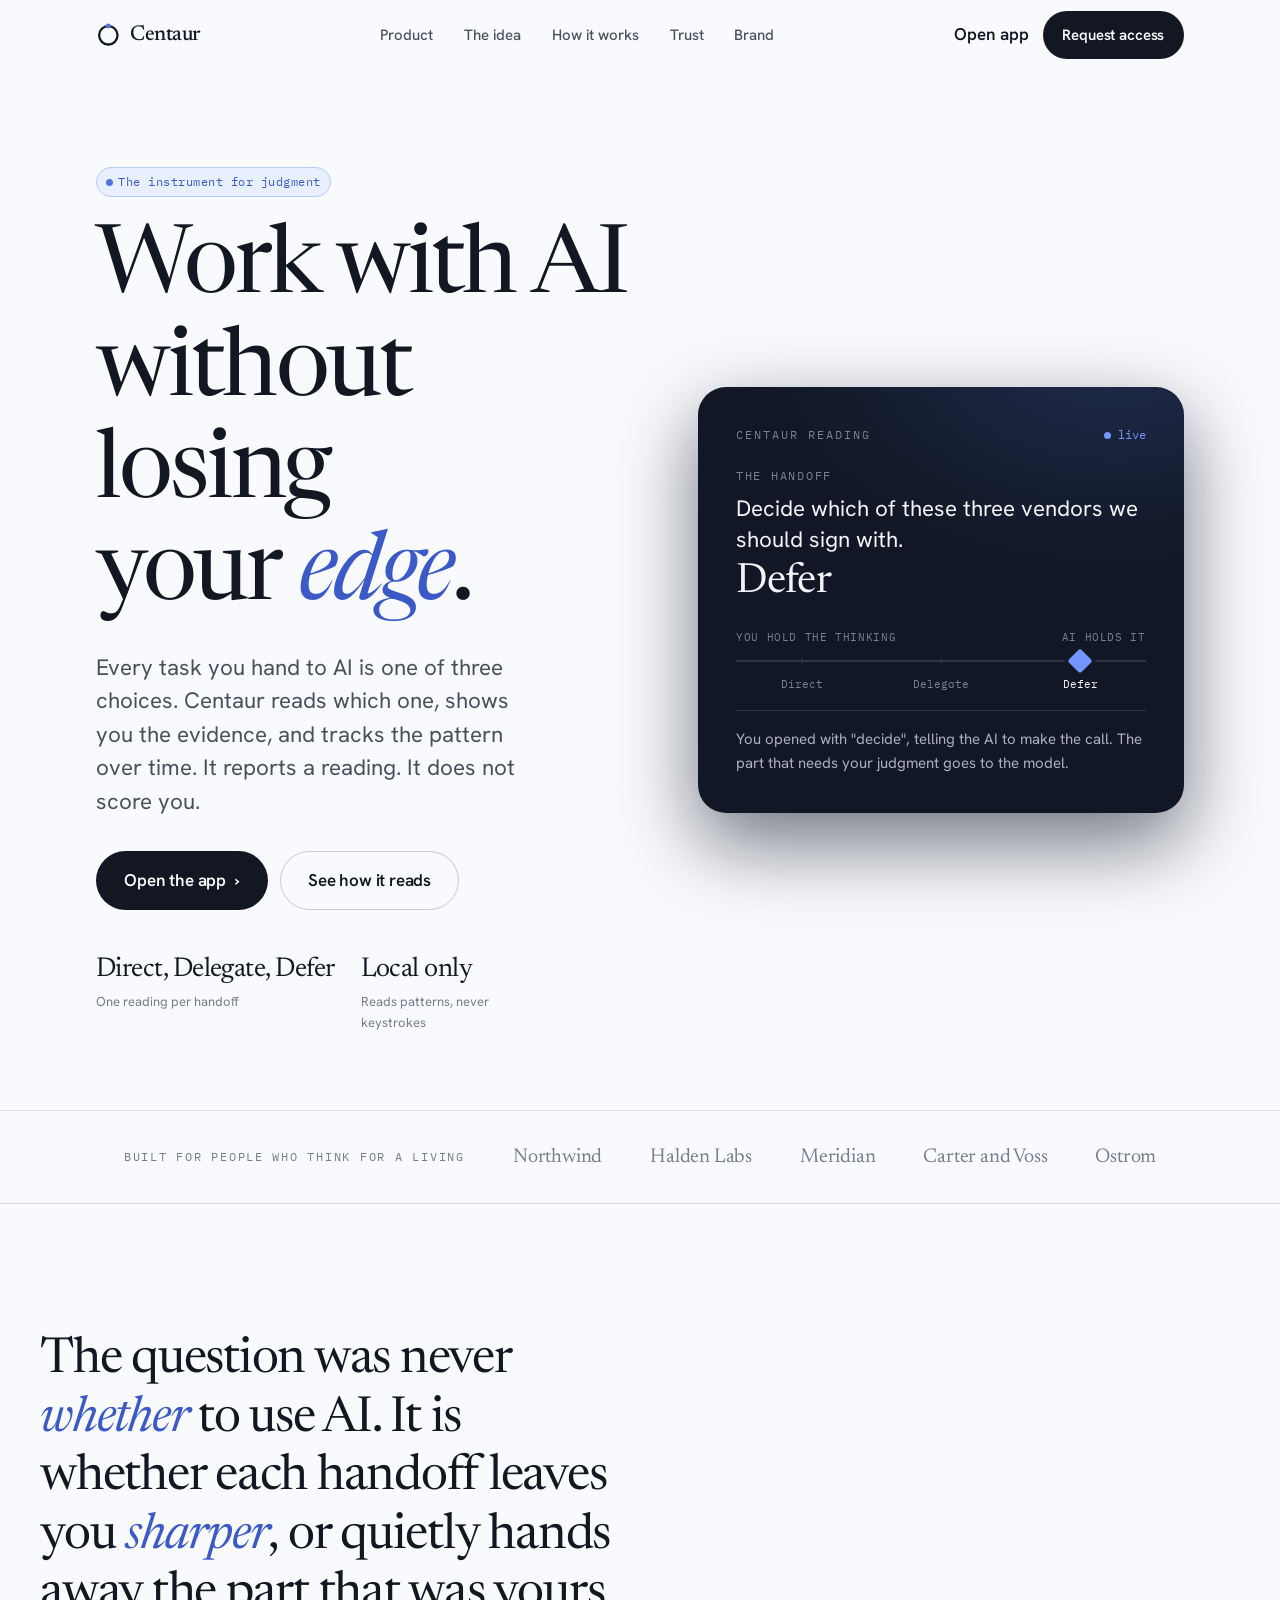
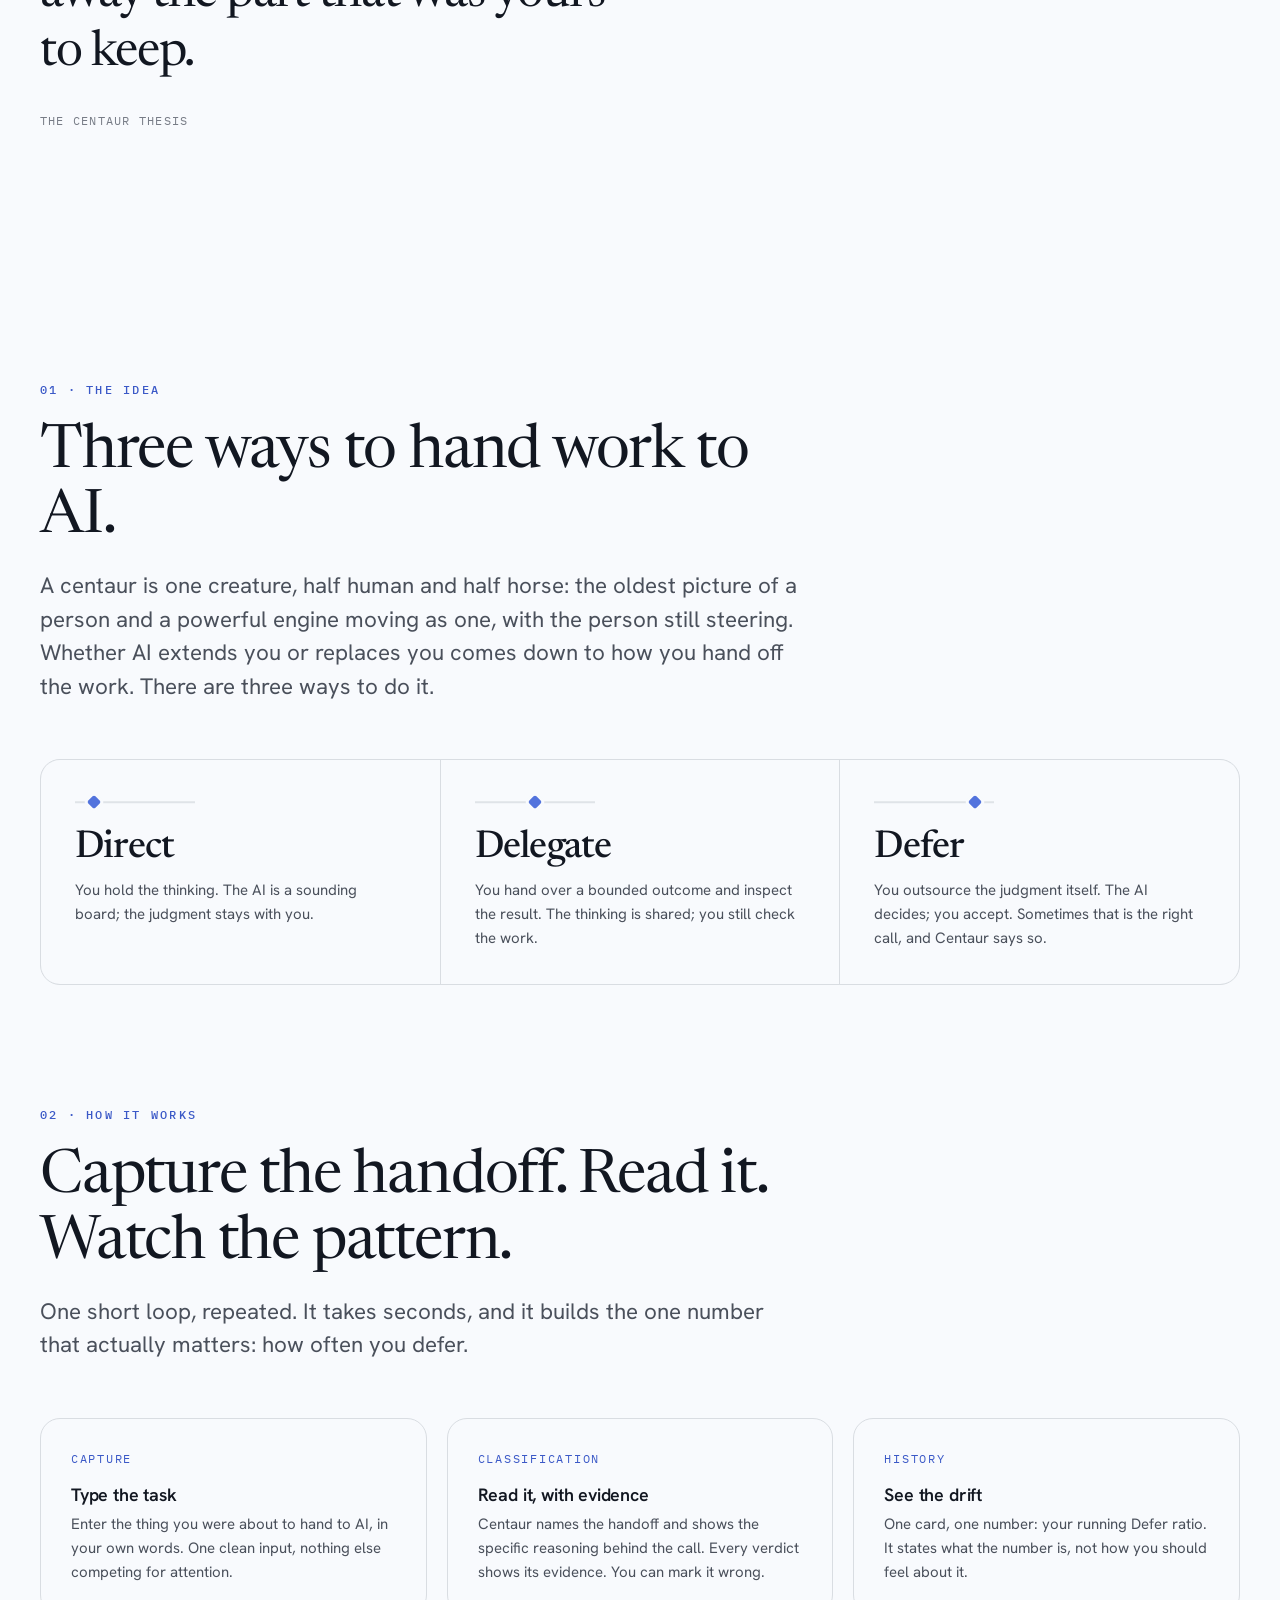
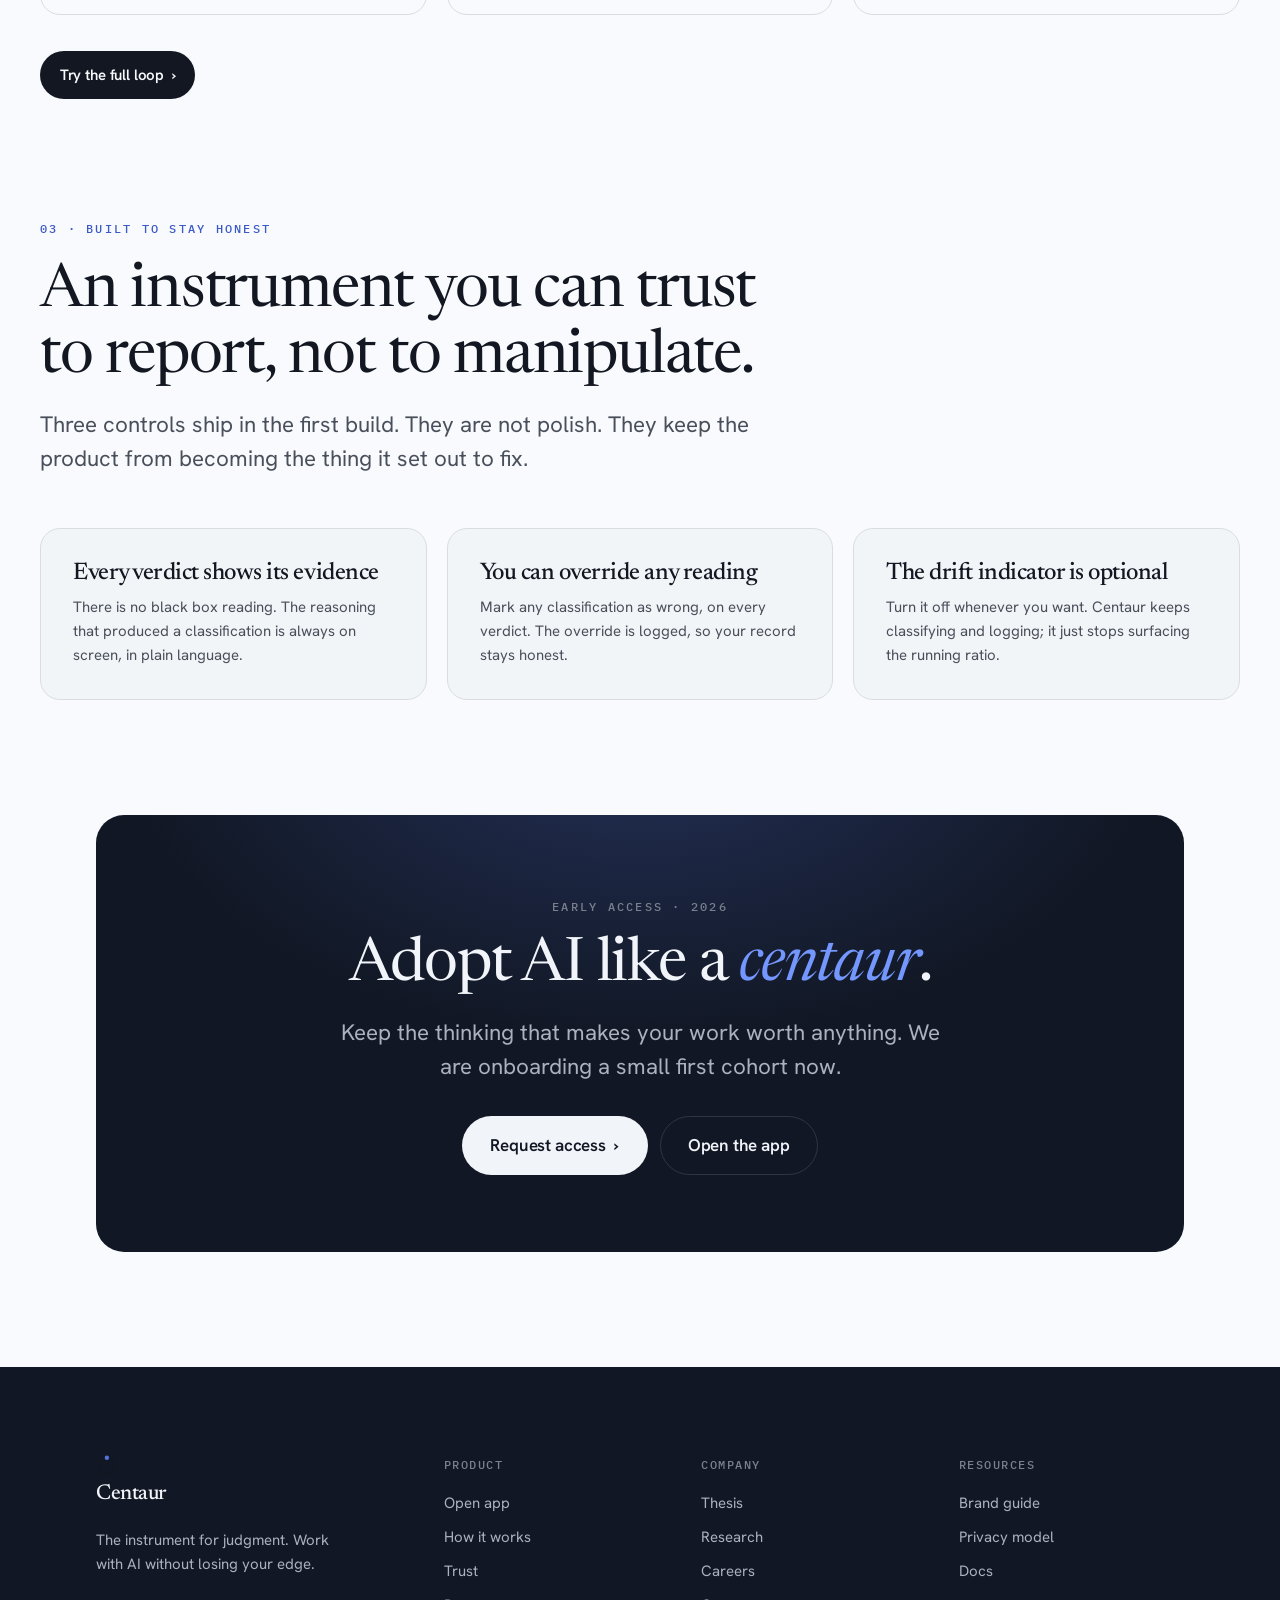
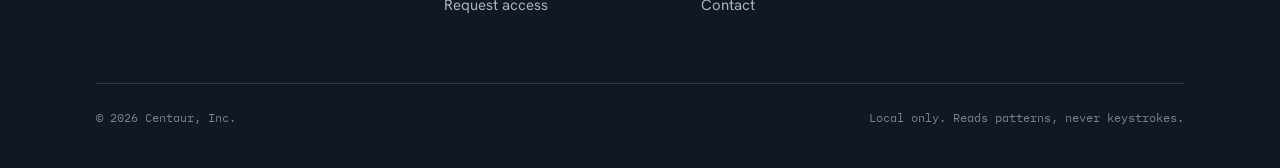
<file: index.html>
<!DOCTYPE html>
<html lang="en">
<head>
<meta charset="UTF-8" />
<meta name="viewport" content="width=device-width, initial-scale=1.0" />
<title>Centaur · The instrument for judgment</title>
<link rel="preconnect" href="https://fonts.googleapis.com" />
<link rel="preconnect" href="https://fonts.gstatic.com" crossorigin />
<link href="https://fonts.googleapis.com/css2?family=Newsreader:ital,opsz,wght@0,6..72,400;0,6..72,500;1,6..72,400;1,6..72,500&family=Hanken+Grotesk:wght@400;500;600;700&family=IBM+Plex+Mono:wght@400;500&display=swap" rel="stylesheet" />
<link rel="stylesheet" href="assets/centaur.css" />
<style>
html { background: var(--bg); }
.hero { padding-top: clamp(48px, 8vw, 96px); padding-bottom: clamp(40px, 6vw, 80px); overflow: clip; }
.hero-grid { display: grid; grid-template-columns: 1.05fr 0.95fr; gap: clamp(32px, 5vw, 72px); align-items: center; }
@media (max-width: 940px) { .hero-grid { grid-template-columns: 1fr; gap: 44px; } }
.hero h1 { font-family: var(--serif); font-weight: 400; font-size: var(--t-hero); letter-spacing: -0.03em; margin-top: 22px; }
.hero h1 em { font-style: italic; color: var(--accent-strong); }
.hero .lead { margin-top: 22px; max-width: 34ch; }
.hero-actions { display: flex; gap: 12px; margin-top: 32px; flex-wrap: wrap; }
.hero-meta { display: flex; gap: 26px; margin-top: 38px; flex-wrap: wrap; }
.hero-meta .stat .n { font-family: var(--serif); font-size: 1.7rem; letter-spacing: -0.02em; }
.hero-meta .stat .l { font-size: var(--t-xs); color: var(--ink-3); max-width: 22ch; }

/* night instrument */
.instrument { background: var(--night); color: var(--on-night); border-radius: var(--r-xl); padding: clamp(26px, 3vw, 40px); box-shadow: var(--shadow-night); position: relative; overflow: hidden; }
.instrument::before { content: ""; position: absolute; inset: 0; background: radial-gradient(120% 90% at 85% -10%, oklch(0.585 0.165 268 / 0.22), transparent 60%); pointer-events: none; }
.instrument > * { position: relative; z-index: 1; }
.inst-head { display: flex; align-items: center; justify-content: space-between; }
.inst-head .label { font-family: var(--mono); font-size: var(--t-mono); letter-spacing: 0.16em; text-transform: uppercase; color: var(--on-night-3); }
.live { display: inline-flex; align-items: center; gap: 7px; font-family: var(--mono); font-size: var(--t-mono); color: var(--accent-lit); }
.live .pulse { width: 7px; height: 7px; border-radius: 50%; background: var(--accent-lit); box-shadow: 0 0 0 0 oklch(0.7 0.165 268 / 0.6); animation: pulse 2.4s infinite; }
@keyframes pulse { 0% { box-shadow: 0 0 0 0 oklch(0.7 0.165 268 / 0.5);} 70% { box-shadow: 0 0 0 9px oklch(0.7 0.165 268 / 0);} 100%{ box-shadow: 0 0 0 0 transparent;} }

.inst-task { font-size: var(--t-lead); color: var(--on-night); margin: 22px 0 6px; min-height: 3.4em; line-height: 1.4; transition: opacity 0.4s var(--ease); }
.inst-task .q { color: var(--on-night-3); font-family: var(--mono); font-size: var(--t-mono); display: block; letter-spacing: 0.14em; text-transform: uppercase; margin-bottom: 8px; }
.inst-cat { font-family: var(--serif); font-size: 2.6rem; letter-spacing: -0.02em; line-height: 1; transition: opacity 0.4s var(--ease); }
.inst-poles { display: flex; justify-content: space-between; font-family: var(--mono); font-size: 0.66rem; letter-spacing: 0.06em; text-transform: uppercase; color: var(--on-night-3); margin-top: 26px; }
.inst-track { position: relative; height: 2px; background: var(--night-line); margin: 14px 0; }
.inst-track .n { position: absolute; top: -3px; width: 1px; height: 8px; background: var(--night-line); transform: translateX(-50%); }
.inst-track .w { position: absolute; top: 50%; width: 18px; height: 18px; background: var(--accent-lit); border-radius: 3px; transform: translate(-50%, -50%) rotate(45deg); box-shadow: 0 0 0 4px var(--night); transition: left 0.7s var(--ease); }
.inst-ticks { position: relative; height: 16px; }
.inst-ticks span { position: absolute; transform: translateX(-50%); font-family: var(--mono); font-size: 0.66rem; color: var(--on-night-3); transition: color 0.3s; }
.inst-ticks span.on { color: var(--on-night); }
.inst-ev { margin-top: 18px; padding-top: 16px; border-top: 1px solid var(--night-line); font-size: var(--t-sm); color: var(--on-night-2); min-height: 3.2em; transition: opacity 0.4s var(--ease); }

.proof { padding: 30px 0; border-block: 1px solid var(--line); }
.proof-inner { display: flex; align-items: center; gap: clamp(20px, 4vw, 48px); flex-wrap: wrap; justify-content: center; }
.proof .label { font-family: var(--mono); font-size: var(--t-mono); letter-spacing: 0.14em; text-transform: uppercase; color: var(--ink-3); }
.proof .name { font-family: var(--serif); font-size: 1.25rem; color: var(--ink-3); letter-spacing: -0.01em; }

.sec { padding: clamp(64px, 9vw, 130px) 0; }
.sec-head { max-width: 760px; }
.sec-head h2 { font-family: var(--serif); font-weight: 400; font-size: var(--t-h1); margin-top: 18px; }
.sec-head h2 em { font-style: italic; color: var(--accent-strong); }
.sec-head .lead { margin-top: 18px; }

/* three categories */
.cats { display: grid; grid-template-columns: repeat(3, 1fr); gap: 1px; background: var(--line); border: 1px solid var(--line); border-radius: var(--r-lg); overflow: hidden; margin-top: 56px; }
@media (max-width: 760px) { .cats { grid-template-columns: 1fr; } }
.cat { background: var(--bg); padding: clamp(24px, 3vw, 34px); }
.cat .mini { position: relative; width: 120px; height: 16px; margin-bottom: 18px; }
.cat .mini .mt { position: absolute; top: 50%; left: 0; right: 0; height: 1.5px; background: var(--scale-track); transform: translateY(-50%); }
.cat .mini .mw { position: absolute; top: 50%; width: 10px; height: 10px; background: var(--accent); border-radius: 2px; transform: translate(-50%, -50%) rotate(45deg); box-shadow: 0 0 0 3px var(--bg); }
.cat h3 { font-family: var(--serif); font-weight: 500; font-size: var(--t-h2); margin-bottom: 8px; }
.cat p { font-size: var(--t-sm); color: var(--ink-2); }

/* statement */
.statement { padding: clamp(70px, 10vw, 150px) 0; }
.statement p { font-family: var(--serif); font-weight: 400; font-size: clamp(1.7rem, 1.1rem + 2.6vw, 3.1rem); line-height: 1.18; letter-spacing: -0.025em; max-width: 20ch; }
.statement p em { font-style: italic; color: var(--accent-strong); }
.statement .by { margin-top: 28px; font-family: var(--mono); font-size: var(--t-mono); letter-spacing: 0.1em; text-transform: uppercase; color: var(--ink-3); }

/* loop steps */
.loop { display: grid; grid-template-columns: repeat(3, 1fr); gap: 20px; margin-top: 56px; }
@media (max-width: 820px) { .loop { grid-template-columns: 1fr; } }
.step { border: 1px solid var(--line); border-radius: var(--r-lg); padding: clamp(22px, 2.6vw, 30px); }
.step .ix { font-family: var(--mono); font-size: var(--t-mono); color: var(--accent-strong); letter-spacing: 0.14em; }
.step h4 { font-size: 1.12rem; font-weight: 600; letter-spacing: -0.01em; margin: 16px 0 8px; }
.step p { font-size: var(--t-sm); color: var(--ink-2); }

/* trust controls */
.trust { display: grid; grid-template-columns: repeat(3, 1fr); gap: 20px; margin-top: 52px; }
@media (max-width: 820px) { .trust { grid-template-columns: 1fr; } }
.trust .card h4 { font-family: var(--serif); font-weight: 500; font-size: var(--t-h3); margin-bottom: 8px; }
.trust .card p { color: var(--ink-2); font-size: var(--t-sm); }

/* CTA */
.cta { background: var(--night); color: var(--on-night); border-radius: var(--r-xl); padding: clamp(40px, 6vw, 80px); text-align: center; position: relative; overflow: hidden; }
.cta::before { content:""; position:absolute; inset:0; background: radial-gradient(80% 120% at 50% -20%, oklch(0.585 0.165 268 / 0.28), transparent 60%); }
.cta > * { position: relative; }
.cta h2 { font-family: var(--serif); font-weight: 400; font-size: var(--t-h1); }
.cta h2 em { font-style: italic; color: var(--accent-lit); }
.cta .lead { color: var(--on-night-2); max-width: 48ch; margin: 18px auto 0; }
.cta .hero-actions { justify-content: center; }
.cta .btn-primary { background: var(--on-night); color: var(--night); }
.cta .btn-primary:hover { background: var(--accent-lit); color: var(--night); }
.cta .btn-ghost { border-color: var(--night-line); color: var(--on-night); }
.cta .btn-ghost:hover { border-color: var(--on-night); background: oklch(1 0 0 / 0.04); }

.foot-grid { display: grid; grid-template-columns: 1.4fr 1fr 1fr 1fr; gap: 32px; }
@media (max-width: 760px) { .foot-grid { grid-template-columns: 1fr 1fr; } }
.foot-col h5 { font-family: var(--mono); font-size: var(--t-mono); letter-spacing: 0.12em; text-transform: uppercase; color: var(--on-night-3); margin-bottom: 16px; font-weight: 500; }
.foot-col a { display: block; font-size: var(--t-sm); margin-bottom: 10px; }
.foot-bottom { display: flex; justify-content: space-between; align-items: center; margin-top: 56px; padding-top: 24px; border-top: 1px solid var(--night-line); font-family: var(--mono); font-size: var(--t-mono); color: var(--on-night-3); flex-wrap: wrap; gap: 12px; }
.foot-blurb { font-size: var(--t-sm); color: var(--on-night-2); max-width: 30ch; margin-top: 16px; }
</style>
</head>
<body>

<header class="nav" id="nav">
  <div class="wrap nav-inner">
    <a class="logo" href="index.html" aria-label="Centaur home">
      <svg class="mark" viewBox="0 0 24 24" fill="none" aria-hidden="true"><path class="arc-off" d="M12 3 A 9 9 0 0 0 12 21" /><path class="arc-enh" d="M12 3 A 9 9 0 0 1 12 21" /><circle class="pip" cx="12" cy="3" r="2.4" /></svg>
      <span class="word">Centaur</span>
    </a>
    <nav class="nav-links">
      <a class="navlink" href="product.html">Product</a>
      <a class="navlink" href="#idea">The idea</a>
      <a class="navlink" href="#loop">How it works</a>
      <a class="navlink" href="#trust">Trust</a>
      <a class="navlink" href="Centaur — Brand Guide.html">Brand</a>
    </nav>
    <div class="nav-cta">
      <a class="navlink" href="Centaur — App.html" style="font-weight:600">Open app</a>
      <a class="btn btn-primary" href="#cta">Request access</a>
    </div>
  </div>
</header>

<section class="hero">
  <div class="wrap hero-grid">
    <div>
      <div class="eyebrow-row"><span class="chip brand"><span class="dot"></span>The instrument for judgment</span></div>
      <h1>Work with AI<br />without losing<br />your&nbsp;<em>edge</em>.</h1>
      <p class="lead">Every task you hand to AI is one of three choices. Centaur reads which one, shows you the evidence, and tracks the pattern over time. It reports a reading. It does not score you.</p>
      <div class="hero-actions">
        <a class="btn btn-primary btn-lg" href="Centaur — App.html">Open the app <span class="arrow">&rsaquo;</span></a>
        <a class="btn btn-ghost btn-lg" href="#idea">See how it reads</a>
      </div>
      <div class="hero-meta">
        <div class="stat"><div class="n serif">Direct, Delegate, Defer</div><div class="l">One reading per handoff</div></div>
        <div class="stat"><div class="n serif">Local only</div><div class="l">Reads patterns, never keystrokes</div></div>
      </div>
    </div>

    <div class="instrument" id="inst">
      <div class="inst-head"><span class="label">Centaur reading</span><span class="live"><span class="pulse"></span> live</span></div>
      <p class="inst-task" id="instTask"><span class="q">The handoff</span><span id="instTaskText">Decide which of these three vendors we should sign with.</span></p>
      <div class="inst-cat" id="instCat">Defer</div>
      <div class="inst-poles"><span>You hold the thinking</span><span>AI holds it</span></div>
      <div class="inst-track">
        <i class="n" style="left:16%"></i><i class="n" style="left:50%"></i><i class="n" style="left:84%"></i>
        <i class="w" id="instW" style="left:84%"></i>
      </div>
      <div class="inst-ticks"><span data-c="Direct" style="left:16%">Direct</span><span data-c="Delegate" style="left:50%">Delegate</span><span data-c="Defer" style="left:84%">Defer</span></div>
      <p class="inst-ev" id="instEv">You opened with "decide", telling the AI to make the call. The part that needs your judgment goes to the model.</p>
    </div>
  </div>
</section>

<section class="proof">
  <div class="wrap proof-inner">
    <span class="label">Built for people who think for a living</span>
    <span class="name">Northwind</span>
    <span class="name">Halden Labs</span>
    <span class="name">Meridian</span>
    <span class="name">Carter and Voss</span>
    <span class="name">Ostrom</span>
  </div>
</section>

<section class="statement wrap">
  <p class="reveal">The question was never <em>whether</em> to use AI. It is whether each handoff leaves you <em>sharper</em>, or quietly hands away the part that was yours to keep.</p>
  <div class="by reveal">The Centaur thesis</div>
</section>

<section class="sec wrap" id="idea">
  <div class="sec-head reveal">
    <span class="kicker brand">01 · The idea</span>
    <h2>Three ways to hand work to AI.</h2>
    <p class="lead">A centaur is one creature, half human and half horse: the oldest picture of a person and a powerful engine moving as one, with the person still steering. Whether AI extends you or replaces you comes down to how you hand off the work. There are three ways to do it.</p>
  </div>
  <div class="cats">
    <div class="cat reveal"><div class="mini"><i class="mt"></i><i class="mw" style="left:16%"></i></div><h3>Direct</h3><p>You hold the thinking. The AI is a sounding board; the judgment stays with you.</p></div>
    <div class="cat reveal"><div class="mini"><i class="mt"></i><i class="mw" style="left:50%"></i></div><h3>Delegate</h3><p>You hand over a bounded outcome and inspect the result. The thinking is shared; you still check the work.</p></div>
    <div class="cat reveal"><div class="mini"><i class="mt"></i><i class="mw" style="left:84%"></i></div><h3>Defer</h3><p>You outsource the judgment itself. The AI decides; you accept. Sometimes that is the right call, and Centaur says so.</p></div>
  </div>
</section>

<section class="sec wrap" id="loop" style="padding-top:0">
  <div class="sec-head reveal">
    <span class="kicker brand">02 · How it works</span>
    <h2>Capture the handoff. Read it. Watch the pattern.</h2>
    <p class="lead">One short loop, repeated. It takes seconds, and it builds the one number that actually matters: how often you defer.</p>
  </div>
  <div class="loop">
    <div class="step reveal"><div class="ix">CAPTURE</div><h4>Type the task</h4><p>Enter the thing you were about to hand to AI, in your own words. One clean input, nothing else competing for attention.</p></div>
    <div class="step reveal"><div class="ix">CLASSIFICATION</div><h4>Read it, with evidence</h4><p>Centaur names the handoff and shows the specific reasoning behind the call. Every verdict shows its evidence. You can mark it wrong.</p></div>
    <div class="step reveal"><div class="ix">HISTORY</div><h4>See the drift</h4><p>One card, one number: your running Defer ratio. It states what the number is, not how you should feel about it.</p></div>
  </div>
  <div class="hero-actions reveal" style="margin-top:36px"><a class="btn btn-primary" href="Centaur — App.html">Try the full loop <span class="arrow">&rsaquo;</span></a></div>
</section>

<section class="sec wrap" id="trust" style="padding-top:0">
  <div class="sec-head reveal">
    <span class="kicker brand">03 · Built to stay honest</span>
    <h2>An instrument you can trust to report, not to manipulate.</h2>
    <p class="lead">Three controls ship in the first build. They are not polish. They keep the product from becoming the thing it set out to fix.</p>
  </div>
  <div class="trust">
    <div class="card reveal"><h4>Every verdict shows its evidence</h4><p>There is no black box reading. The reasoning that produced a classification is always on screen, in plain language.</p></div>
    <div class="card reveal"><h4>You can override any reading</h4><p>Mark any classification as wrong, on every verdict. The override is logged, so your record stays honest.</p></div>
    <div class="card reveal"><h4>The drift indicator is optional</h4><p>Turn it off whenever you want. Centaur keeps classifying and logging; it just stops surfacing the running ratio.</p></div>
  </div>
</section>

<section class="wrap" id="cta" style="padding-bottom:clamp(64px,9vw,120px)">
  <div class="cta reveal">
    <span class="kicker" style="color:var(--on-night-3)">Early access · 2026</span>
    <h2 style="margin-top:14px">Adopt AI like a <em>centaur</em>.</h2>
    <p class="lead">Keep the thinking that makes your work worth anything. We are onboarding a small first cohort now.</p>
    <div class="hero-actions">
      <a class="btn btn-primary btn-lg" href="#">Request access <span class="arrow">&rsaquo;</span></a>
      <a class="btn btn-ghost btn-lg" href="Centaur — App.html">Open the app</a>
    </div>
  </div>
</section>

<footer class="footer">
  <div class="wrap">
    <div class="foot-grid">
      <div class="foot-col">
        <a class="logo" href="index.html"><svg class="mark" viewBox="0 0 24 24" fill="none" aria-hidden="true"><path class="arc-off" d="M12 3 A 9 9 0 0 0 12 21" /><path class="arc-enh" d="M12 3 A 9 9 0 0 1 12 21" /><circle class="pip" cx="12" cy="3" r="2.4" /></svg><span class="word">Centaur</span></a>
        <p class="foot-blurb">The instrument for judgment. Work with AI without losing your edge.</p>
      </div>
      <div class="foot-col"><h5>Product</h5><a href="Centaur — App.html">Open app</a><a href="#loop">How it works</a><a href="#trust">Trust</a><a href="#cta">Request access</a></div>
      <div class="foot-col"><h5>Company</h5><a href="#">Thesis</a><a href="#">Research</a><a href="#">Careers</a><a href="#">Contact</a></div>
      <div class="foot-col"><h5>Resources</h5><a href="Centaur — Brand Guide.html">Brand guide</a><a href="#">Privacy model</a><a href="#">Docs</a></div>
    </div>
    <div class="foot-bottom"><span>© 2026 Centaur, Inc.</span><span>Local only. Reads patterns, never keystrokes.</span></div>
  </div>
</footer>

<script>
var nav = document.getElementById('nav');
addEventListener('scroll', function () { nav.classList.toggle('scrolled', scrollY > 8); }, { passive: true });

var io = new IntersectionObserver(function (es) {
  es.forEach(function (e) { if (e.isIntersecting) { e.target.classList.add('in'); io.unobserve(e.target); } });
}, { threshold: 0.12 });
document.querySelectorAll('.reveal').forEach(function (el) { io.observe(el); });

// hero demo: cycle real handoffs through the reading
var DEMO = [
  { task: 'Decide which of these three vendors we should sign with.', cat: 'Defer', pos: 84,
    ev: 'You opened with "decide", telling the AI to make the call. The part that needs your judgment goes to the model.' },
  { task: 'Draft a first pass of the launch email and I will edit it.', cat: 'Delegate', pos: 50,
    ev: 'You asked for a draft and kept a checkpoint ("I will edit"). The thinking is shared and the check stays with you.' },
  { task: 'Help me think through whether we should delay the launch.', cat: 'Direct', pos: 16,
    ev: 'You framed this as "help me think", which keeps the thinking with you and uses the AI to test it.' }
];
var i = 0;
var elTask = document.getElementById('instTaskText'), elCat = document.getElementById('instCat'),
    elW = document.getElementById('instW'), elEv = document.getElementById('instEv'),
    ticks = document.querySelectorAll('.inst-ticks span');
function tick() {
  i = (i + 1) % DEMO.length;
  var d = DEMO[i];
  [elTask.parentNode, elCat, elEv].forEach(function (n) { n.style.opacity = '0'; });
  setTimeout(function () {
    elTask.textContent = d.task; elCat.textContent = d.cat; elEv.textContent = d.ev;
    elW.style.left = d.pos + '%';
    ticks.forEach(function (t) { t.classList.toggle('on', t.getAttribute('data-c') === d.cat); });
    [elTask.parentNode, elCat, elEv].forEach(function (n) { n.style.opacity = '1'; });
  }, 420);
}
ticks.forEach(function (t) { t.classList.toggle('on', t.getAttribute('data-c') === 'Defer'); });
setInterval(tick, 3400);
</script>
</body>
</html>
</file>
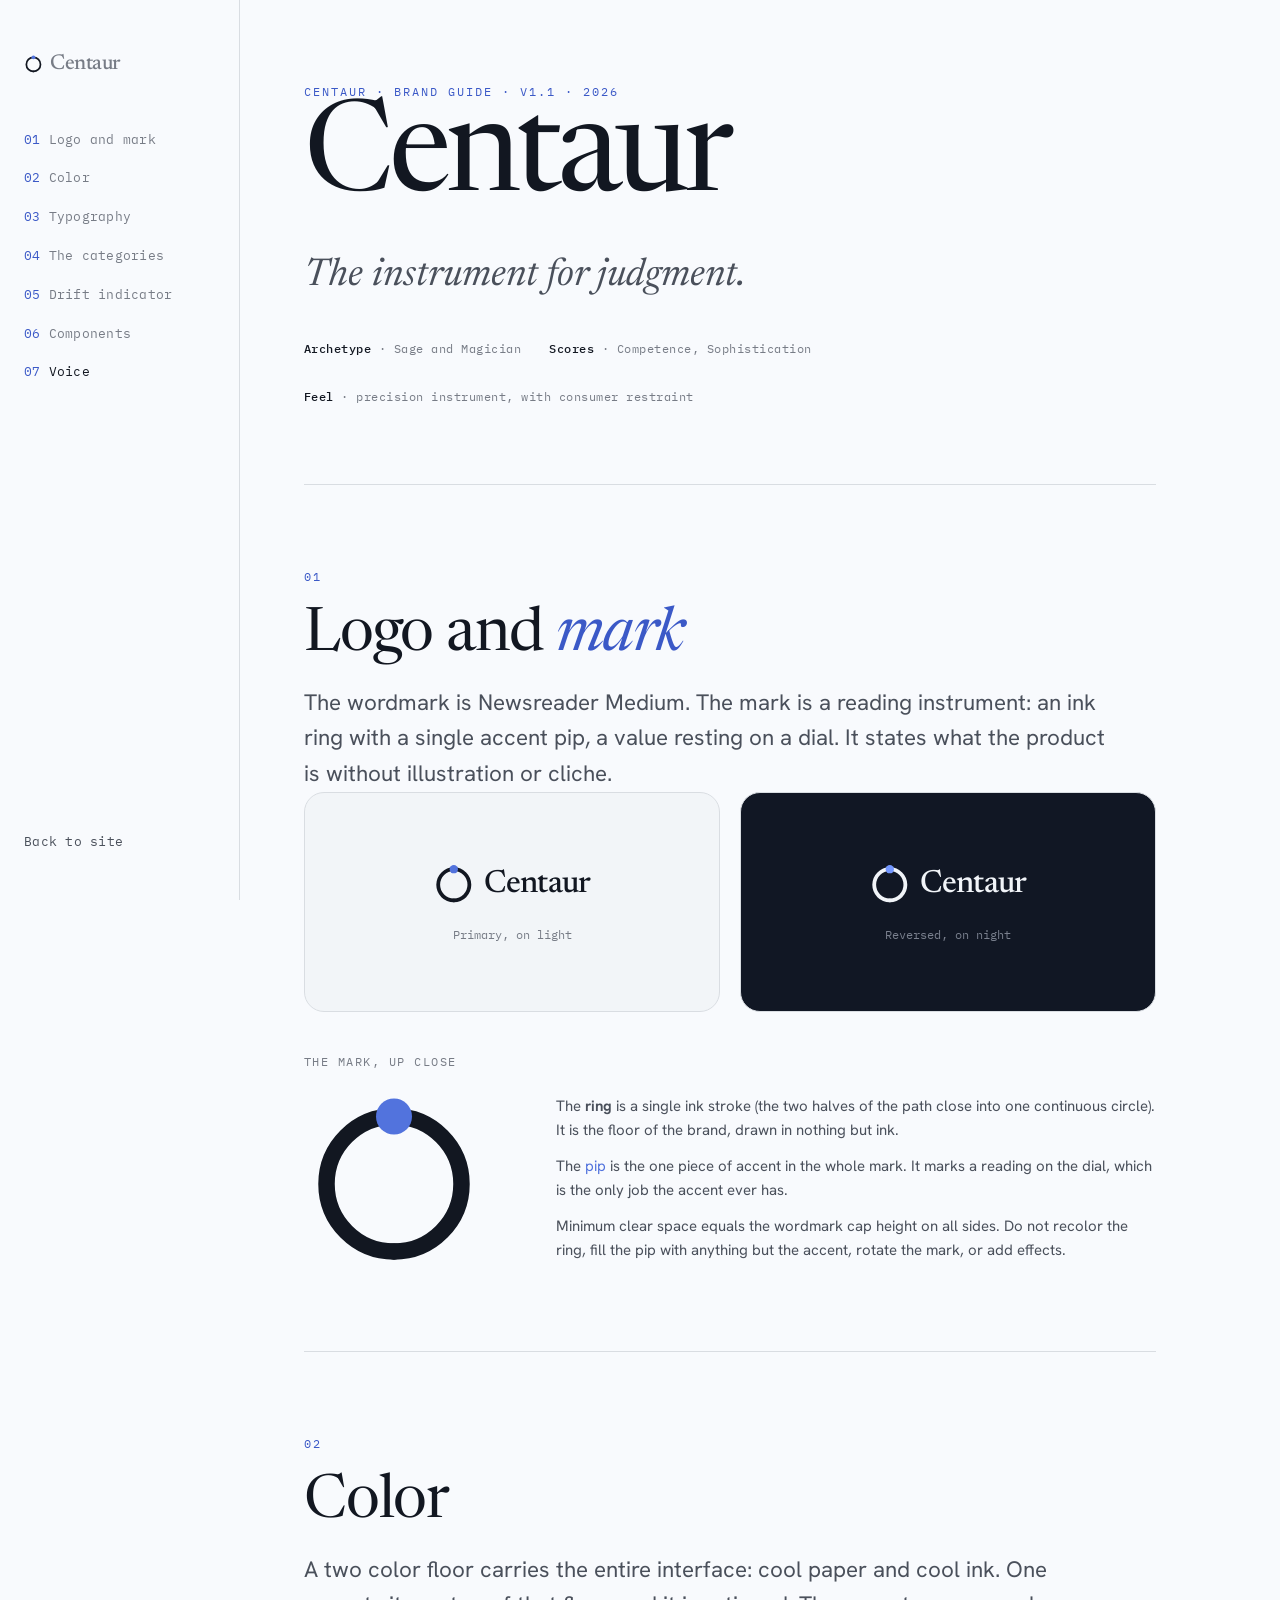
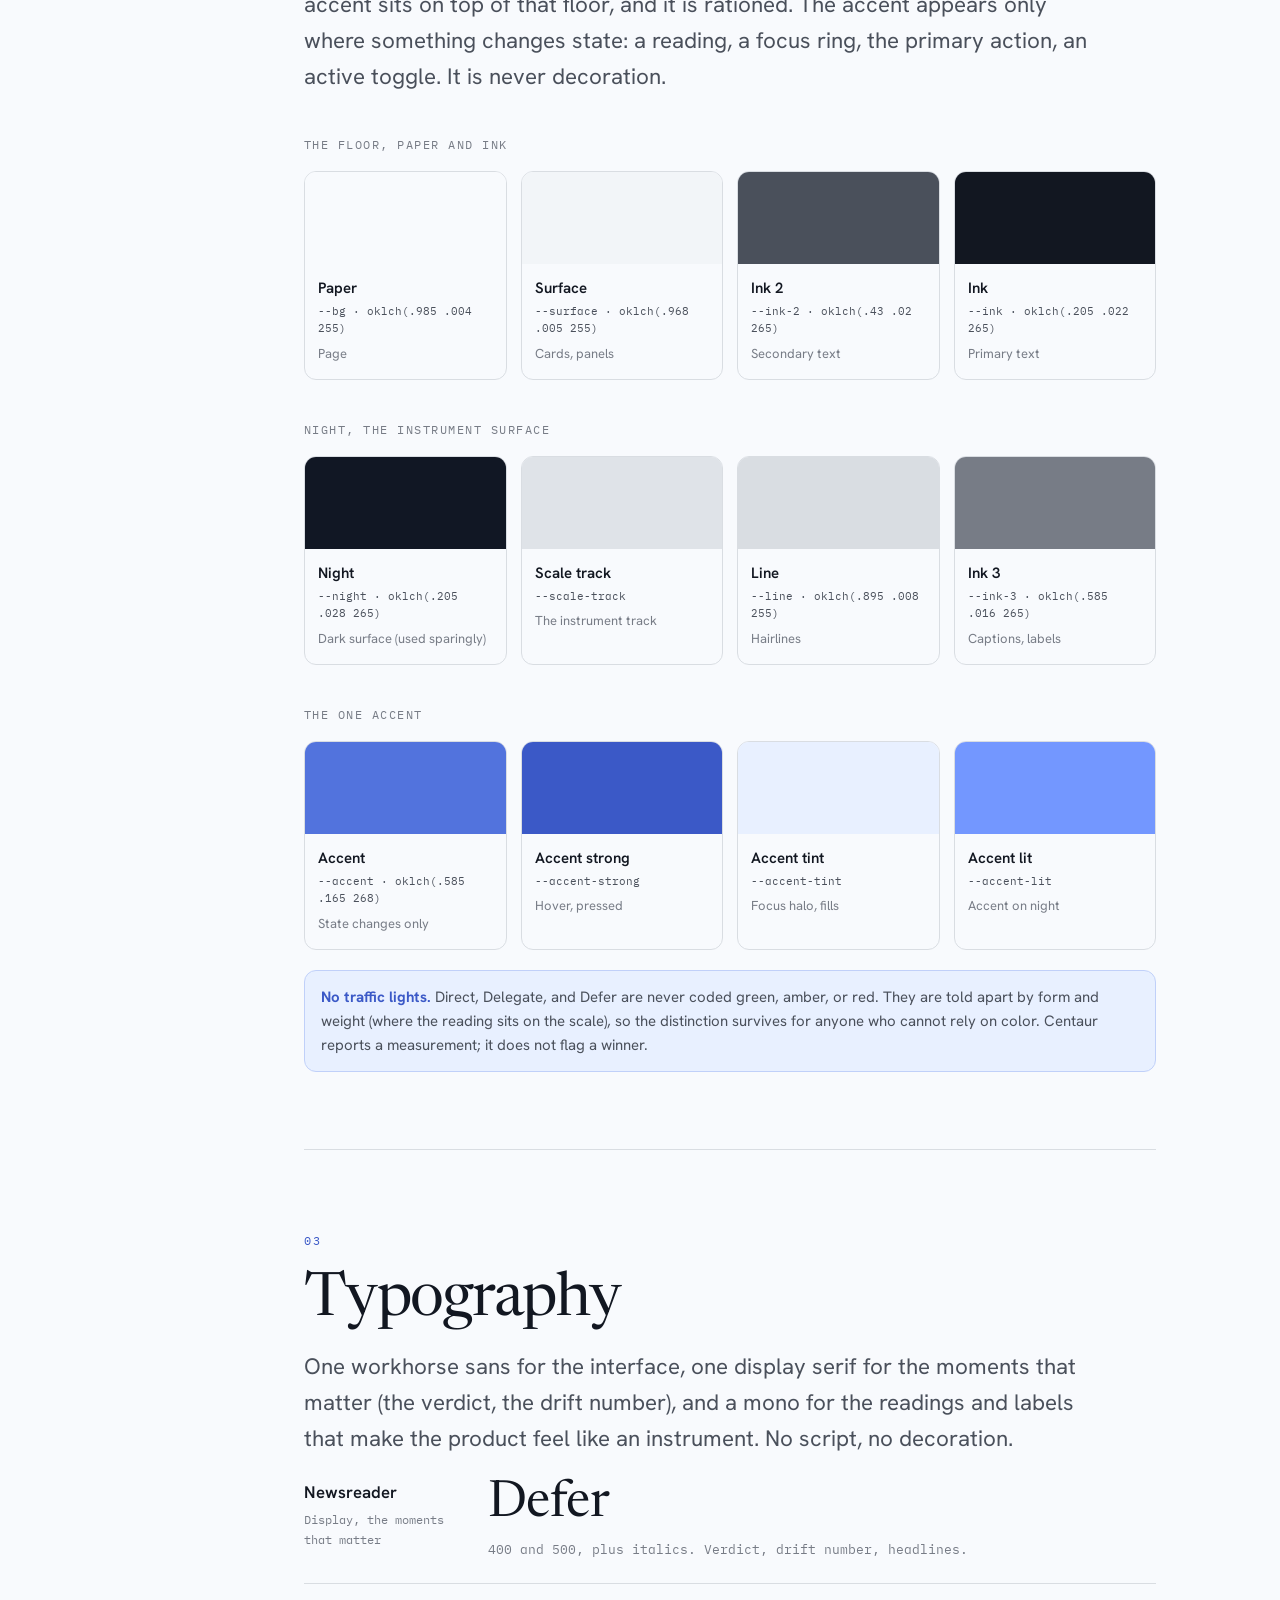
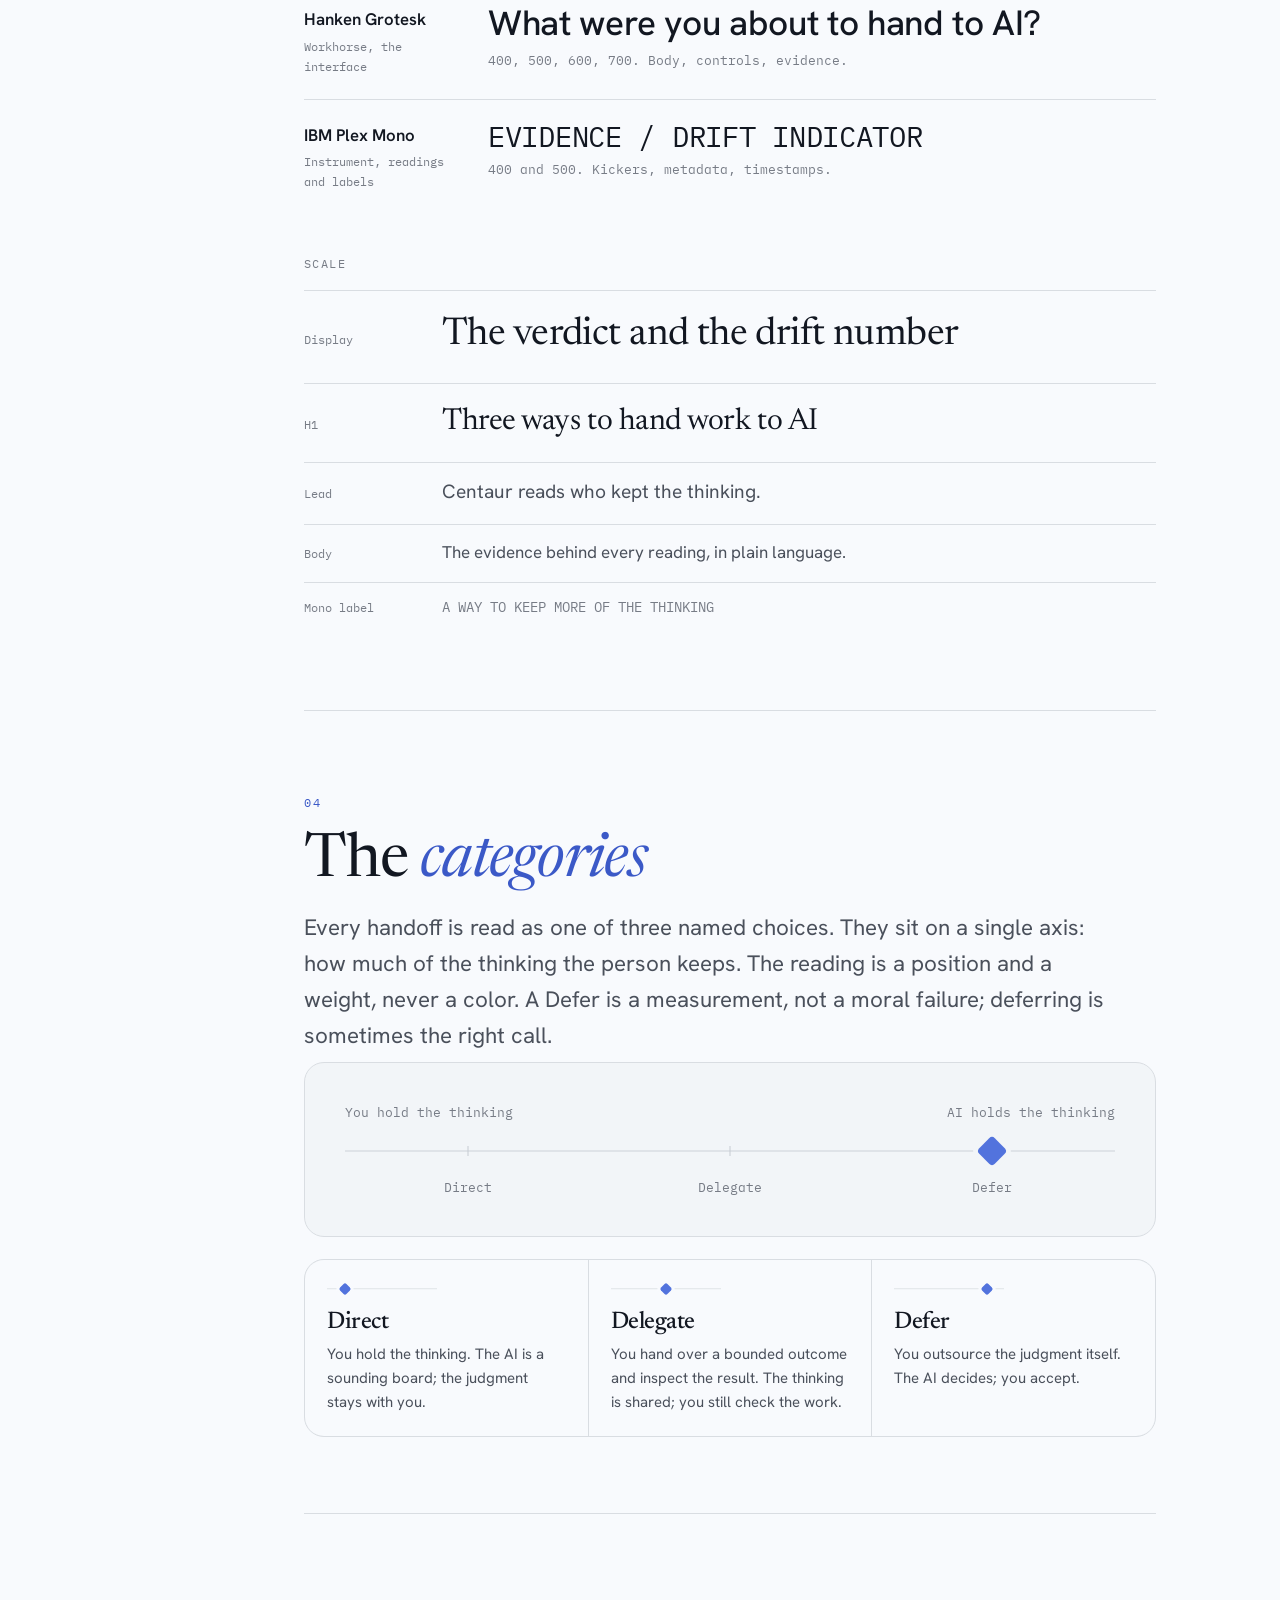
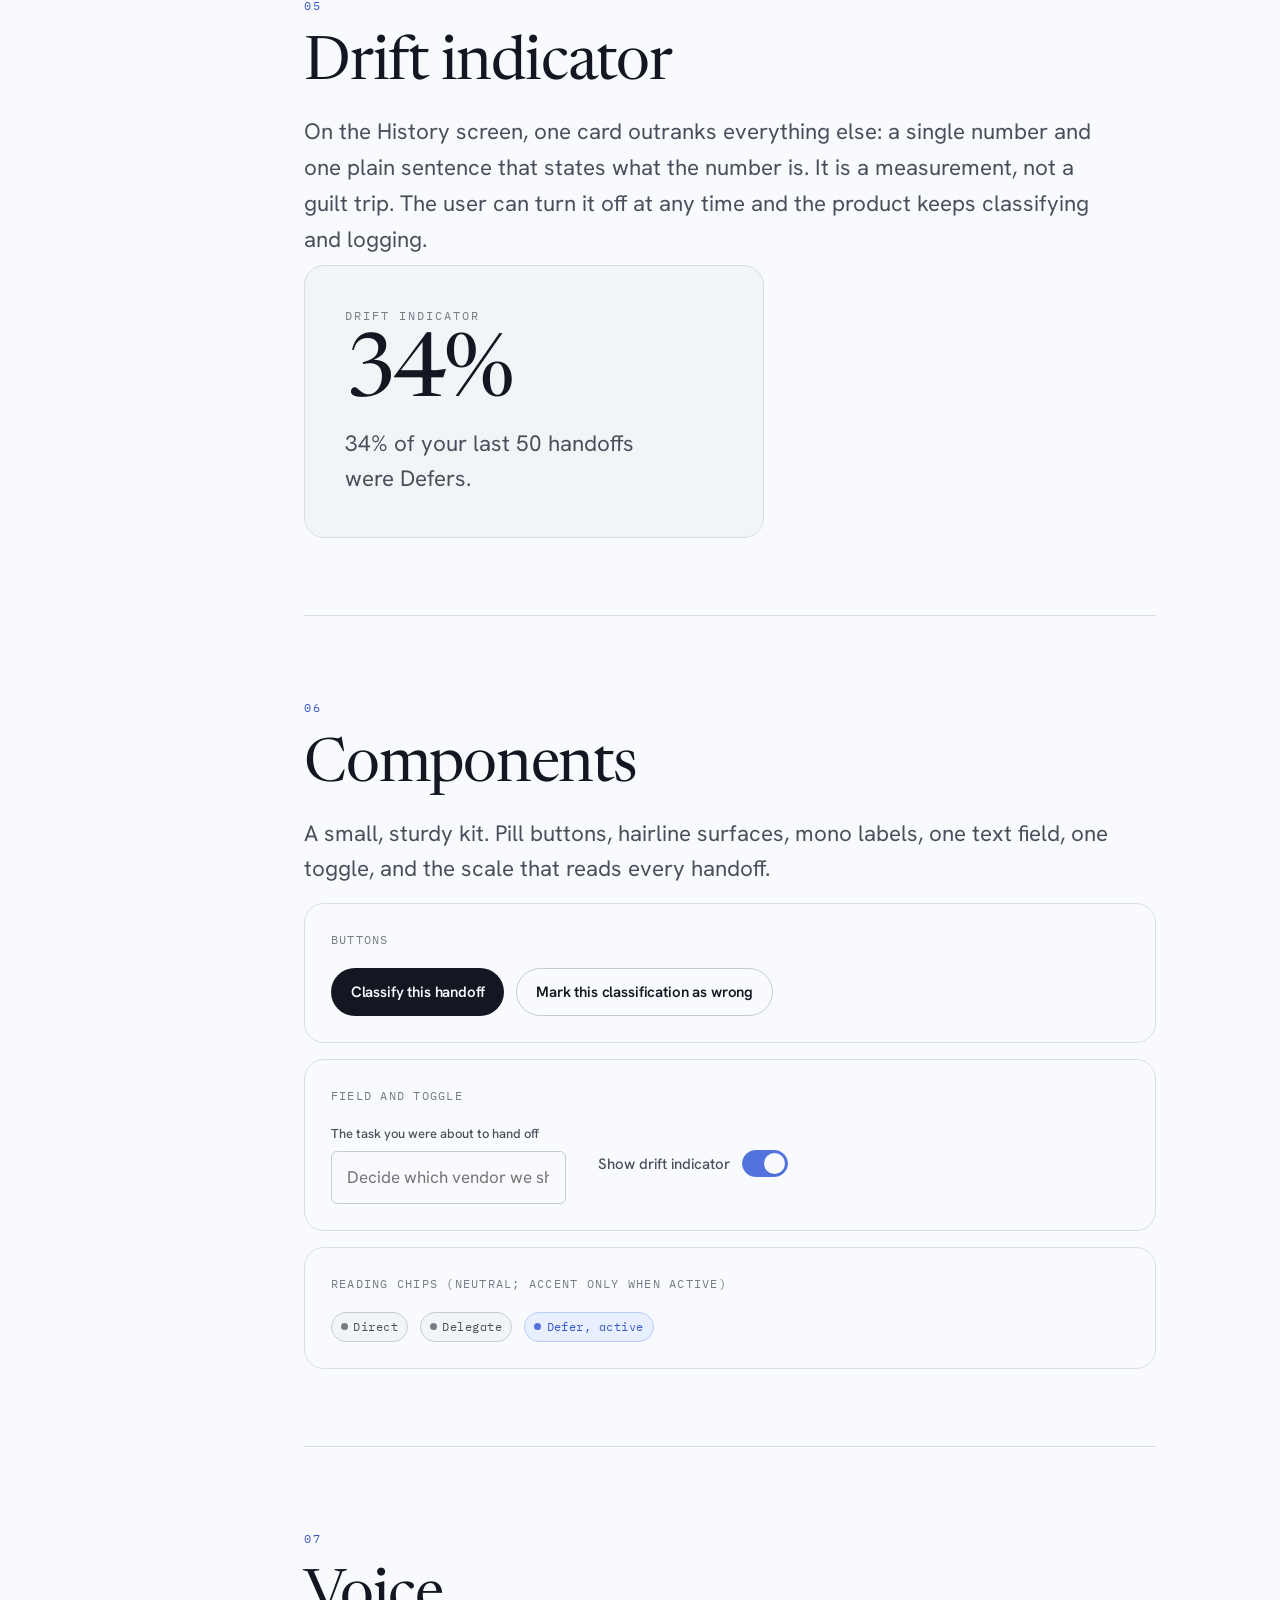
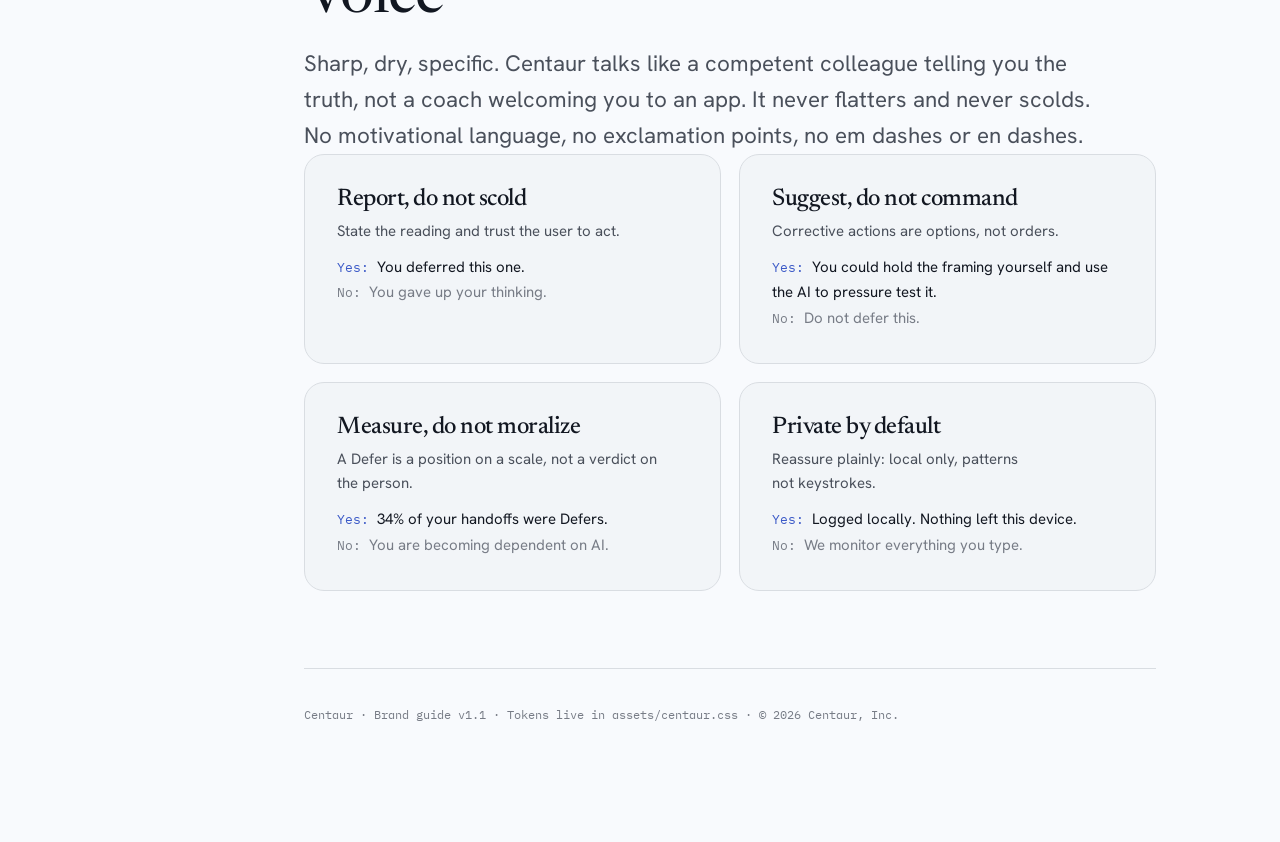
<file: Centaur - Brand Guide.html>
<!DOCTYPE html>
<html lang="en">
<head>
<meta charset="UTF-8" />
<meta name="viewport" content="width=device-width, initial-scale=1.0" />
<title>Centaur · Brand Guide</title>
<link rel="preconnect" href="https://fonts.googleapis.com" />
<link rel="preconnect" href="https://fonts.gstatic.com" crossorigin />
<link href="https://fonts.googleapis.com/css2?family=Newsreader:ital,opsz,wght@0,6..72,400;0,6..72,500;1,6..72,400;1,6..72,500&family=Hanken+Grotesk:wght@400;500;600;700&family=IBM+Plex+Mono:wght@400;500&display=swap" rel="stylesheet" />
<link rel="stylesheet" href="assets/centaur.css" />
<style>
html { background: var(--bg); }
.bg-wrap { display: grid; grid-template-columns: 240px 1fr; max-width: 1320px; margin-inline: auto; }
@media (max-width: 920px) { .bg-wrap { grid-template-columns: 1fr; } }

.toc { position: sticky; top: 0; height: 100vh; padding: 40px 24px; border-right: 1px solid var(--line); display: flex; flex-direction: column; gap: 4px; }
@media (max-width: 920px) { .toc { display: none; } }
.toc .logo { margin-bottom: 30px; }
.toc a { font-family: var(--mono); font-size: var(--t-xs); color: var(--ink-3); padding: 7px 0; letter-spacing: 0.02em; transition: color 0.14s; }
.toc a:hover, .toc a.on { color: var(--ink); }
.toc .num { color: var(--accent-strong); margin-right: 8px; }
.toc .back { margin-top: auto; color: var(--ink-2); }

.doc { padding: clamp(40px, 6vw, 88px) clamp(24px, 5vw, 80px); max-width: 980px; }
.bg-sec { padding: clamp(40px, 6vw, 80px) 0; border-top: 1px solid var(--line); }
.bg-sec:first-of-type { border-top: 0; padding-top: 0; }
.sec-num { font-family: var(--mono); font-size: var(--t-mono); letter-spacing: 0.16em; text-transform: uppercase; color: var(--accent-strong); }
.bg-sec h2 { font-family: var(--serif); font-weight: 400; font-size: var(--t-h1); margin: 14px 0 0; }
.bg-sec h2 em { font-style: italic; color: var(--accent-strong); }
.bg-sec .intro { font-size: var(--t-lead); color: var(--ink-2); margin-top: 16px; max-width: 62ch; }
.sub { font-family: var(--mono); font-size: var(--t-mono); letter-spacing: 0.12em; text-transform: uppercase; color: var(--ink-3); margin: 40px 0 16px; }

.cover .mega { font-family: var(--serif); font-weight: 400; font-size: clamp(3.4rem, 1.5rem + 8vw, 8rem); letter-spacing: -0.04em; line-height: 0.9; }
.cover .meta { display: flex; gap: 28px; flex-wrap: wrap; margin-top: 32px; font-family: var(--mono); font-size: var(--t-mono); color: var(--ink-3); letter-spacing: 0.04em; }
.cover .meta b { color: var(--ink); font-weight: 500; }
.cover .tagline { font-family: var(--serif); font-style: italic; font-size: var(--t-h2); color: var(--ink-2); margin-top: 28px; max-width: 24ch; }

.logo-row { display: grid; grid-template-columns: 1fr 1fr; gap: 20px; }
@media (max-width: 680px) { .logo-row { grid-template-columns: 1fr; } }
.logo-tile { border: 1px solid var(--line); border-radius: var(--r-lg); display: grid; place-items: center; min-height: 220px; }
.logo-tile.light { background: var(--surface); }
.logo-tile.dark { background: var(--night); }
.logo-tile.dark .logo { color: var(--on-night); }
.logo-tile.dark .mark .arc-off, .logo-tile.dark .mark .arc-enh { stroke: var(--on-night); }
.logo-tile.dark .mark .pip { fill: var(--accent-lit); }
.logo-tile .logo .word { font-size: 2rem; }
.logo-tile .logo .mark { width: 2.6rem; height: 2.6rem; }
.cap { font-family: var(--mono); font-size: var(--t-mono); color: var(--ink-3); margin-top: 12px; }

.mark-detail { display: grid; grid-template-columns: 220px 1fr; gap: 32px; align-items: center; margin-top: 22px; }
@media (max-width: 680px) { .mark-detail { grid-template-columns: 1fr; } }
.mark-big { width: 180px; height: 180px; }
.mark-notes p { font-size: var(--t-sm); color: var(--ink-2); margin-bottom: 12px; }
.mark-notes .lg { color: var(--accent); }

.swatches { display: grid; grid-template-columns: repeat(4, 1fr); gap: 14px; }
@media (max-width: 760px) { .swatches { grid-template-columns: repeat(2, 1fr); } }
.sw-card { border: 1px solid var(--line); border-radius: var(--r); overflow: hidden; }
.sw-chip { height: 92px; }
.sw-body { padding: 12px 13px 14px; }
.sw-name { font-size: var(--t-sm); font-weight: 600; }
.sw-tok { font-family: var(--mono); font-size: 11px; color: var(--ink-2); margin-top: 3px; }
.sw-role { font-size: var(--t-xs); color: var(--ink-3); margin-top: 6px; }
.note { font-size: var(--t-sm); color: var(--ink-2); background: var(--accent-tint); border: 1px solid oklch(0.86 0.06 268); border-radius: var(--r); padding: 14px 16px; margin-top: 20px; }
.note b { color: var(--accent-strong); }

.type-fam { display: grid; grid-template-columns: 160px 1fr; gap: 24px; padding: 22px 0; border-top: 1px solid var(--line); }
@media (max-width: 680px) { .type-fam { grid-template-columns: 1fr; gap: 10px; } }
.type-fam:first-of-type { border-top: 0; }
.tf-meta .nm { font-size: 1.05rem; font-weight: 600; }
.tf-meta .role { font-family: var(--mono); font-size: var(--t-mono); color: var(--ink-3); margin-top: 4px; }
.tf-spec .big { line-height: 1; letter-spacing: -0.01em; }
.tf-spec .row { font-size: var(--t-xs); color: var(--ink-3); font-family: var(--mono); margin-top: 10px; }

.scale-list { display: flex; flex-direction: column; gap: 2px; }
.scale-item { display: grid; grid-template-columns: 120px 1fr; gap: 18px; align-items: baseline; padding: 14px 0; border-top: 1px solid var(--line); }
.scale-item .tag { font-family: var(--mono); font-size: var(--t-mono); color: var(--ink-3); }
.scale-item .ex { color: var(--ink); overflow: hidden; white-space: nowrap; text-overflow: ellipsis; }

/* category scale (matches the app instrument) */
.cat-demo { border: 1px solid var(--line); border-radius: var(--r-lg); padding: clamp(24px, 4vw, 40px); background: var(--surface); margin-top: 8px; }
.cat-poles { display: flex; justify-content: space-between; font-family: var(--mono); font-size: var(--t-xs); color: var(--ink-3); }
.cat-track { position: relative; height: 2px; background: var(--scale-track); margin: 26px 0; }
.cat-track .notch { position: absolute; top: -4px; width: 1px; height: 10px; background: var(--line-2); transform: translateX(-50%); }
.cat-track .weight { position: absolute; top: 50%; left: 50%; width: 22px; height: 22px; background: var(--accent); border-radius: 4px; transform: translate(-50%, -50%) rotate(45deg); box-shadow: 0 0 0 5px var(--surface), var(--shadow-sm); }
.cat-ticks { position: relative; height: 18px; }
.cat-ticks span { position: absolute; transform: translateX(-50%); font-family: var(--mono); font-size: var(--t-xs); color: var(--ink-3); }
.cat-defs { display: grid; grid-template-columns: repeat(3, 1fr); gap: 1px; background: var(--line); border: 1px solid var(--line); border-radius: var(--r-lg); overflow: hidden; margin-top: 22px; }
@media (max-width: 700px) { .cat-defs { grid-template-columns: 1fr; } }
.cat-def { background: var(--bg); padding: 22px; }
.cat-def .mini { position: relative; width: 110px; height: 14px; margin-bottom: 14px; }
.cat-def .mini .mt { position: absolute; top: 50%; left: 0; right: 0; height: 1.5px; background: var(--scale-track); transform: translateY(-50%); }
.cat-def .mini .mw { position: absolute; top: 50%; width: 9px; height: 9px; background: var(--accent); border-radius: 2px; transform: translate(-50%, -50%) rotate(45deg); box-shadow: 0 0 0 3px var(--bg); }
.cat-def h4 { font-family: var(--serif); font-weight: 500; font-size: var(--t-h3); margin-bottom: 6px; }
.cat-def p { font-size: var(--t-sm); color: var(--ink-2); }

/* drift demo */
.drift-demo { border: 1px solid var(--line); border-radius: var(--r-lg); padding: clamp(24px, 4vw, 40px); background: var(--surface); margin-top: 8px; max-width: 460px; }
.drift-demo .k { font-family: var(--mono); font-size: var(--t-mono); letter-spacing: 0.16em; text-transform: uppercase; color: var(--ink-3); }
.drift-demo .n { font-family: var(--serif); font-weight: 400; font-size: clamp(3.5rem, 2rem + 7vw, 5.5rem); line-height: 0.9; letter-spacing: -0.04em; margin: 10px 0; }
.drift-demo .s { font-size: var(--t-lead); color: var(--ink-2); }

.comp { border: 1px solid var(--line); border-radius: var(--r-lg); padding: 26px; margin-top: 16px; }
.comp .lbl { font-family: var(--mono); font-size: var(--t-mono); letter-spacing: 0.1em; text-transform: uppercase; color: var(--ink-3); margin-bottom: 18px; }
.comp .row { display: flex; gap: 12px; flex-wrap: wrap; align-items: center; }
.field { display: flex; flex-direction: column; gap: 6px; max-width: 320px; }
.field label { font-size: var(--t-xs); color: var(--ink-2); font-weight: 500; }
.field input { padding: 0.7em 0.9em; border: 1px solid var(--line-2); border-radius: var(--r-sm); background: var(--bg); transition: border-color 0.15s; }
.field input:focus { outline: none; border-color: var(--accent); box-shadow: 0 0 0 3px var(--accent-tint); }
.switch { width: 46px; height: 27px; border-radius: 999px; background: var(--scale-track); border: 1px solid var(--line-2); position: relative; }
.switch i { position: absolute; top: 2px; left: 2px; width: 21px; height: 21px; border-radius: 50%; background: var(--bg); box-shadow: var(--shadow-sm); transition: transform 0.2s var(--ease); }
.switch.on { background: var(--accent); border-color: var(--accent); }
.switch.on i { transform: translateX(19px); }

.voice-grid { display: grid; grid-template-columns: 1fr 1fr; gap: 18px; }
@media (max-width: 680px) { .voice-grid { grid-template-columns: 1fr; } }
.voice .card h4 { font-family: var(--serif); font-weight: 500; font-size: var(--t-h3); margin-bottom: 6px; }
.voice .card p { font-size: var(--t-sm); color: var(--ink-2); }
.voice .card .say { font-size: var(--t-sm); margin-top: 12px; line-height: 1.7; }
.voice .card .say .y { color: var(--ink); } .voice .card .say .y::before { content: "Yes: "; color: var(--accent-strong); font-family: var(--mono); font-size: var(--t-xs); }
.voice .card .say .n { color: var(--ink-3); } .voice .card .say .n::before { content: "No: "; font-family: var(--mono); font-size: var(--t-xs); }
</style>
</head>
<body>
<div class="bg-wrap">
  <nav class="toc">
    <a class="logo" href="index.html">
      <svg class="mark" viewBox="0 0 24 24" fill="none" aria-hidden="true">
        <path class="arc-off" d="M12 3 A 9 9 0 0 0 12 21" /><path class="arc-enh" d="M12 3 A 9 9 0 0 1 12 21" /><circle class="pip" cx="12" cy="3" r="2.4" />
      </svg>
      <span class="word">Centaur</span>
    </a>
    <a href="#logo"><span class="num">01</span>Logo and mark</a>
    <a href="#color"><span class="num">02</span>Color</a>
    <a href="#type"><span class="num">03</span>Typography</a>
    <a href="#cats"><span class="num">04</span>The categories</a>
    <a href="#drift"><span class="num">05</span>Drift indicator</a>
    <a href="#components"><span class="num">06</span>Components</a>
    <a href="#voice"><span class="num">07</span>Voice</a>
    <a class="back" href="index.html">Back to site</a>
  </nav>

  <div class="doc">
    <section class="bg-sec cover">
      <span class="sec-num">Centaur · Brand guide · v1.1 · 2026</span>
      <div class="mega">Centaur</div>
      <p class="tagline">The instrument for judgment.</p>
      <div class="meta">
        <span><b>Archetype</b> · Sage and Magician</span>
        <span><b>Scores</b> · Competence, Sophistication</span>
        <span><b>Feel</b> · precision instrument, with consumer restraint</span>
      </div>
    </section>

    <!-- 01 LOGO -->
    <section class="bg-sec" id="logo">
      <span class="sec-num">01</span>
      <h2>Logo and <em>mark</em></h2>
      <p class="intro">The wordmark is Newsreader Medium. The mark is a reading instrument: an ink ring with a single accent pip, a value resting on a dial. It states what the product is without illustration or cliche.</p>

      <div class="logo-row">
        <div class="logo-tile light"><div>
          <div class="logo"><svg class="mark" viewBox="0 0 24 24" fill="none" aria-hidden="true"><path class="arc-off" d="M12 3 A 9 9 0 0 0 12 21" /><path class="arc-enh" d="M12 3 A 9 9 0 0 1 12 21" /><circle class="pip" cx="12" cy="3" r="2.4" /></svg><span class="word">Centaur</span></div>
          <p class="cap u-center">Primary, on light</p>
        </div></div>
        <div class="logo-tile dark"><div>
          <div class="logo"><svg class="mark" viewBox="0 0 24 24" fill="none" aria-hidden="true"><path class="arc-off" d="M12 3 A 9 9 0 0 0 12 21" /><path class="arc-enh" d="M12 3 A 9 9 0 0 1 12 21" /><circle class="pip" cx="12" cy="3" r="2.4" /></svg><span class="word">Centaur</span></div>
          <p class="cap u-center" style="color:var(--on-night-3)">Reversed, on night</p>
        </div></div>
      </div>

      <div class="sub">The mark, up close</div>
      <div class="mark-detail">
        <svg class="mark mark-big" viewBox="0 0 24 24" fill="none" aria-hidden="true"><path class="arc-off" d="M12 3 A 9 9 0 0 0 12 21" /><path class="arc-enh" d="M12 3 A 9 9 0 0 1 12 21" /><circle class="pip" cx="12" cy="3" r="2.4" /></svg>
        <div class="mark-notes">
          <p>The <b>ring</b> is a single ink stroke (the two halves of the path close into one continuous circle). It is the floor of the brand, drawn in nothing but ink.</p>
          <p>The <span class="lg">pip</span> is the one piece of accent in the whole mark. It marks a reading on the dial, which is the only job the accent ever has.</p>
          <p>Minimum clear space equals the wordmark cap height on all sides. Do not recolor the ring, fill the pip with anything but the accent, rotate the mark, or add effects.</p>
        </div>
      </div>
    </section>

    <!-- 02 COLOR -->
    <section class="bg-sec" id="color">
      <span class="sec-num">02</span>
      <h2>Color</h2>
      <p class="intro">A two color floor carries the entire interface: cool paper and cool ink. One accent sits on top of that floor, and it is rationed. The accent appears only where something changes state: a reading, a focus ring, the primary action, an active toggle. It is never decoration.</p>

      <div class="sub">The floor, paper and ink</div>
      <div class="swatches">
        <div class="sw-card"><div class="sw-chip" style="background:var(--bg)"></div><div class="sw-body"><div class="sw-name">Paper</div><div class="sw-tok">--bg · oklch(.985 .004 255)</div><div class="sw-role">Page</div></div></div>
        <div class="sw-card"><div class="sw-chip" style="background:var(--surface)"></div><div class="sw-body"><div class="sw-name">Surface</div><div class="sw-tok">--surface · oklch(.968 .005 255)</div><div class="sw-role">Cards, panels</div></div></div>
        <div class="sw-card"><div class="sw-chip" style="background:var(--ink-2)"></div><div class="sw-body"><div class="sw-name">Ink 2</div><div class="sw-tok">--ink-2 · oklch(.43 .02 265)</div><div class="sw-role">Secondary text</div></div></div>
        <div class="sw-card"><div class="sw-chip" style="background:var(--ink)"></div><div class="sw-body"><div class="sw-name">Ink</div><div class="sw-tok">--ink · oklch(.205 .022 265)</div><div class="sw-role">Primary text</div></div></div>
      </div>

      <div class="sub">Night, the instrument surface</div>
      <div class="swatches">
        <div class="sw-card"><div class="sw-chip" style="background:var(--night)"></div><div class="sw-body"><div class="sw-name">Night</div><div class="sw-tok">--night · oklch(.205 .028 265)</div><div class="sw-role">Dark surface (used sparingly)</div></div></div>
        <div class="sw-card"><div class="sw-chip" style="background:var(--scale-track)"></div><div class="sw-body"><div class="sw-name">Scale track</div><div class="sw-tok">--scale-track</div><div class="sw-role">The instrument track</div></div></div>
        <div class="sw-card"><div class="sw-chip" style="background:var(--line)"></div><div class="sw-body"><div class="sw-name">Line</div><div class="sw-tok">--line · oklch(.895 .008 255)</div><div class="sw-role">Hairlines</div></div></div>
        <div class="sw-card"><div class="sw-chip" style="background:var(--ink-3)"></div><div class="sw-body"><div class="sw-name">Ink 3</div><div class="sw-tok">--ink-3 · oklch(.585 .016 265)</div><div class="sw-role">Captions, labels</div></div></div>
      </div>

      <div class="sub">The one accent</div>
      <div class="swatches">
        <div class="sw-card"><div class="sw-chip" style="background:var(--accent)"></div><div class="sw-body"><div class="sw-name">Accent</div><div class="sw-tok">--accent · oklch(.585 .165 268)</div><div class="sw-role">State changes only</div></div></div>
        <div class="sw-card"><div class="sw-chip" style="background:var(--accent-strong)"></div><div class="sw-body"><div class="sw-name">Accent strong</div><div class="sw-tok">--accent-strong</div><div class="sw-role">Hover, pressed</div></div></div>
        <div class="sw-card"><div class="sw-chip" style="background:var(--accent-tint)"></div><div class="sw-body"><div class="sw-name">Accent tint</div><div class="sw-tok">--accent-tint</div><div class="sw-role">Focus halo, fills</div></div></div>
        <div class="sw-card"><div class="sw-chip" style="background:var(--accent-lit)"></div><div class="sw-body"><div class="sw-name">Accent lit</div><div class="sw-tok">--accent-lit</div><div class="sw-role">Accent on night</div></div></div>
      </div>
      <p class="note"><b>No traffic lights.</b> Direct, Delegate, and Defer are never coded green, amber, or red. They are told apart by form and weight (where the reading sits on the scale), so the distinction survives for anyone who cannot rely on color. Centaur reports a measurement; it does not flag a winner.</p>
    </section>

    <!-- 03 TYPE -->
    <section class="bg-sec" id="type">
      <span class="sec-num">03</span>
      <h2>Typography</h2>
      <p class="intro">One workhorse sans for the interface, one display serif for the moments that matter (the verdict, the drift number), and a mono for the readings and labels that make the product feel like an instrument. No script, no decoration.</p>

      <div class="type-fam">
        <div class="tf-meta"><div class="nm">Newsreader</div><div class="role">Display, the moments that matter</div></div>
        <div class="tf-spec"><div class="big serif" style="font-size:3.2rem">Defer</div><div class="row">400 and 500, plus italics. Verdict, drift number, headlines.</div></div>
      </div>
      <div class="type-fam">
        <div class="tf-meta"><div class="nm">Hanken Grotesk</div><div class="role">Workhorse, the interface</div></div>
        <div class="tf-spec"><div class="big" style="font-size:2.2rem;font-weight:500">What were you about to hand to AI?</div><div class="row">400, 500, 600, 700. Body, controls, evidence.</div></div>
      </div>
      <div class="type-fam">
        <div class="tf-meta"><div class="nm">IBM Plex Mono</div><div class="role">Instrument, readings and labels</div></div>
        <div class="tf-spec"><div class="big mono" style="font-size:1.8rem">EVIDENCE / DRIFT INDICATOR</div><div class="row">400 and 500. Kickers, metadata, timestamps.</div></div>
      </div>

      <div class="sub">Scale</div>
      <div class="scale-list">
        <div class="scale-item"><span class="tag">Display</span><span class="ex serif" style="font-size:2.4rem">The verdict and the drift number</span></div>
        <div class="scale-item"><span class="tag">H1</span><span class="ex serif" style="font-size:1.9rem">Three ways to hand work to AI</span></div>
        <div class="scale-item"><span class="tag">Lead</span><span class="ex" style="font-size:1.2rem;color:var(--ink-2)">Centaur reads who kept the thinking.</span></div>
        <div class="scale-item"><span class="tag">Body</span><span class="ex" style="color:var(--ink-2)">The evidence behind every reading, in plain language.</span></div>
        <div class="scale-item"><span class="tag">Mono label</span><span class="ex mono" style="font-size:.85rem;color:var(--ink-3)">A WAY TO KEEP MORE OF THE THINKING</span></div>
      </div>
    </section>

    <!-- 04 CATEGORIES -->
    <section class="bg-sec" id="cats">
      <span class="sec-num">04</span>
      <h2>The <em>categories</em></h2>
      <p class="intro">Every handoff is read as one of three named choices. They sit on a single axis: how much of the thinking the person keeps. The reading is a position and a weight, never a color. A Defer is a measurement, not a moral failure; deferring is sometimes the right call.</p>

      <div class="cat-demo">
        <div class="cat-poles"><span>You hold the thinking</span><span>AI holds the thinking</span></div>
        <div class="cat-track">
          <i class="notch" style="left:16%"></i><i class="notch" style="left:50%"></i><i class="notch" style="left:84%"></i>
          <i class="weight" style="left:84%"></i>
        </div>
        <div class="cat-ticks"><span style="left:16%">Direct</span><span style="left:50%">Delegate</span><span style="left:84%">Defer</span></div>
      </div>

      <div class="cat-defs">
        <div class="cat-def"><div class="mini"><i class="mt"></i><i class="mw" style="left:16%"></i></div><h4>Direct</h4><p>You hold the thinking. The AI is a sounding board; the judgment stays with you.</p></div>
        <div class="cat-def"><div class="mini"><i class="mt"></i><i class="mw" style="left:50%"></i></div><h4>Delegate</h4><p>You hand over a bounded outcome and inspect the result. The thinking is shared; you still check the work.</p></div>
        <div class="cat-def"><div class="mini"><i class="mt"></i><i class="mw" style="left:84%"></i></div><h4>Defer</h4><p>You outsource the judgment itself. The AI decides; you accept.</p></div>
      </div>
    </section>

    <!-- 05 DRIFT -->
    <section class="bg-sec" id="drift">
      <span class="sec-num">05</span>
      <h2>Drift indicator</h2>
      <p class="intro">On the History screen, one card outranks everything else: a single number and one plain sentence that states what the number is. It is a measurement, not a guilt trip. The user can turn it off at any time and the product keeps classifying and logging.</p>
      <div class="drift-demo">
        <p class="k">Drift indicator</p>
        <div class="n">34%</div>
        <p class="s">34% of your last 50 handoffs were Defers.</p>
      </div>
    </section>

    <!-- 06 COMPONENTS -->
    <section class="bg-sec" id="components">
      <span class="sec-num">06</span>
      <h2>Components</h2>
      <p class="intro">A small, sturdy kit. Pill buttons, hairline surfaces, mono labels, one text field, one toggle, and the scale that reads every handoff.</p>

      <div class="comp">
        <div class="lbl">Buttons</div>
        <div class="row">
          <a class="btn btn-primary">Classify this handoff</a>
          <a class="btn btn-ghost">Mark this classification as wrong</a>
        </div>
      </div>
      <div class="comp">
        <div class="lbl">Field and toggle</div>
        <div class="row" style="gap:32px">
          <div class="field"><label>The task you were about to hand off</label><input type="text" placeholder="Decide which vendor we should sign." /></div>
          <label style="display:flex;align-items:center;gap:12px"><span style="font-size:var(--t-sm);color:var(--ink-2);font-weight:500">Show drift indicator</span><span class="switch on"><i></i></span></label>
        </div>
      </div>
      <div class="comp">
        <div class="lbl">Reading chips (neutral; accent only when active)</div>
        <div class="row">
          <span class="chip"><span class="dot"></span>Direct</span>
          <span class="chip"><span class="dot"></span>Delegate</span>
          <span class="chip active"><span class="dot"></span>Defer, active</span>
        </div>
      </div>
    </section>

    <!-- 07 VOICE -->
    <section class="bg-sec voice" id="voice">
      <span class="sec-num">07</span>
      <h2>Voice</h2>
      <p class="intro">Sharp, dry, specific. Centaur talks like a competent colleague telling you the truth, not a coach welcoming you to an app. It never flatters and never scolds. No motivational language, no exclamation points, no em dashes or en dashes.</p>
      <div class="voice-grid">
        <div class="card"><h4>Report, do not scold</h4><p>State the reading and trust the user to act.</p><p class="say"><span class="y">You deferred this one.</span><br /><span class="n">You gave up your thinking.</span></p></div>
        <div class="card"><h4>Suggest, do not command</h4><p>Corrective actions are options, not orders.</p><p class="say"><span class="y">You could hold the framing yourself and use the AI to pressure test it.</span><br /><span class="n">Do not defer this.</span></p></div>
        <div class="card"><h4>Measure, do not moralize</h4><p>A Defer is a position on a scale, not a verdict on the person.</p><p class="say"><span class="y">34% of your handoffs were Defers.</span><br /><span class="n">You are becoming dependent on AI.</span></p></div>
        <div class="card"><h4>Private by default</h4><p>Reassure plainly: local only, patterns not keystrokes.</p><p class="say"><span class="y">Logged locally. Nothing left this device.</span><br /><span class="n">We monitor everything you type.</span></p></div>
      </div>
    </section>

    <hr class="divider" />
    <p class="cap" style="padding:24px 0 40px">Centaur · Brand guide v1.1 · Tokens live in <span class="mono">assets/centaur.css</span> · © 2026 Centaur, Inc.</p>
  </div>
</div>

<script>
var secs = [].slice.call(document.querySelectorAll('.bg-sec[id]'));
var links = {};
[].slice.call(document.querySelectorAll('.toc a[href^="#"]')).forEach(function (a) { links[a.getAttribute('href').slice(1)] = a; });
var spy = new IntersectionObserver(function (es) {
  es.forEach(function (e) { if (e.isIntersecting) { for (var k in links) links[k].classList.remove('on'); if (links[e.target.id]) links[e.target.id].classList.add('on'); } });
}, { rootMargin: '-20% 0px -70% 0px' });
secs.forEach(function (s) { spy.observe(s); });
</script>
</body>
</html>
</file>
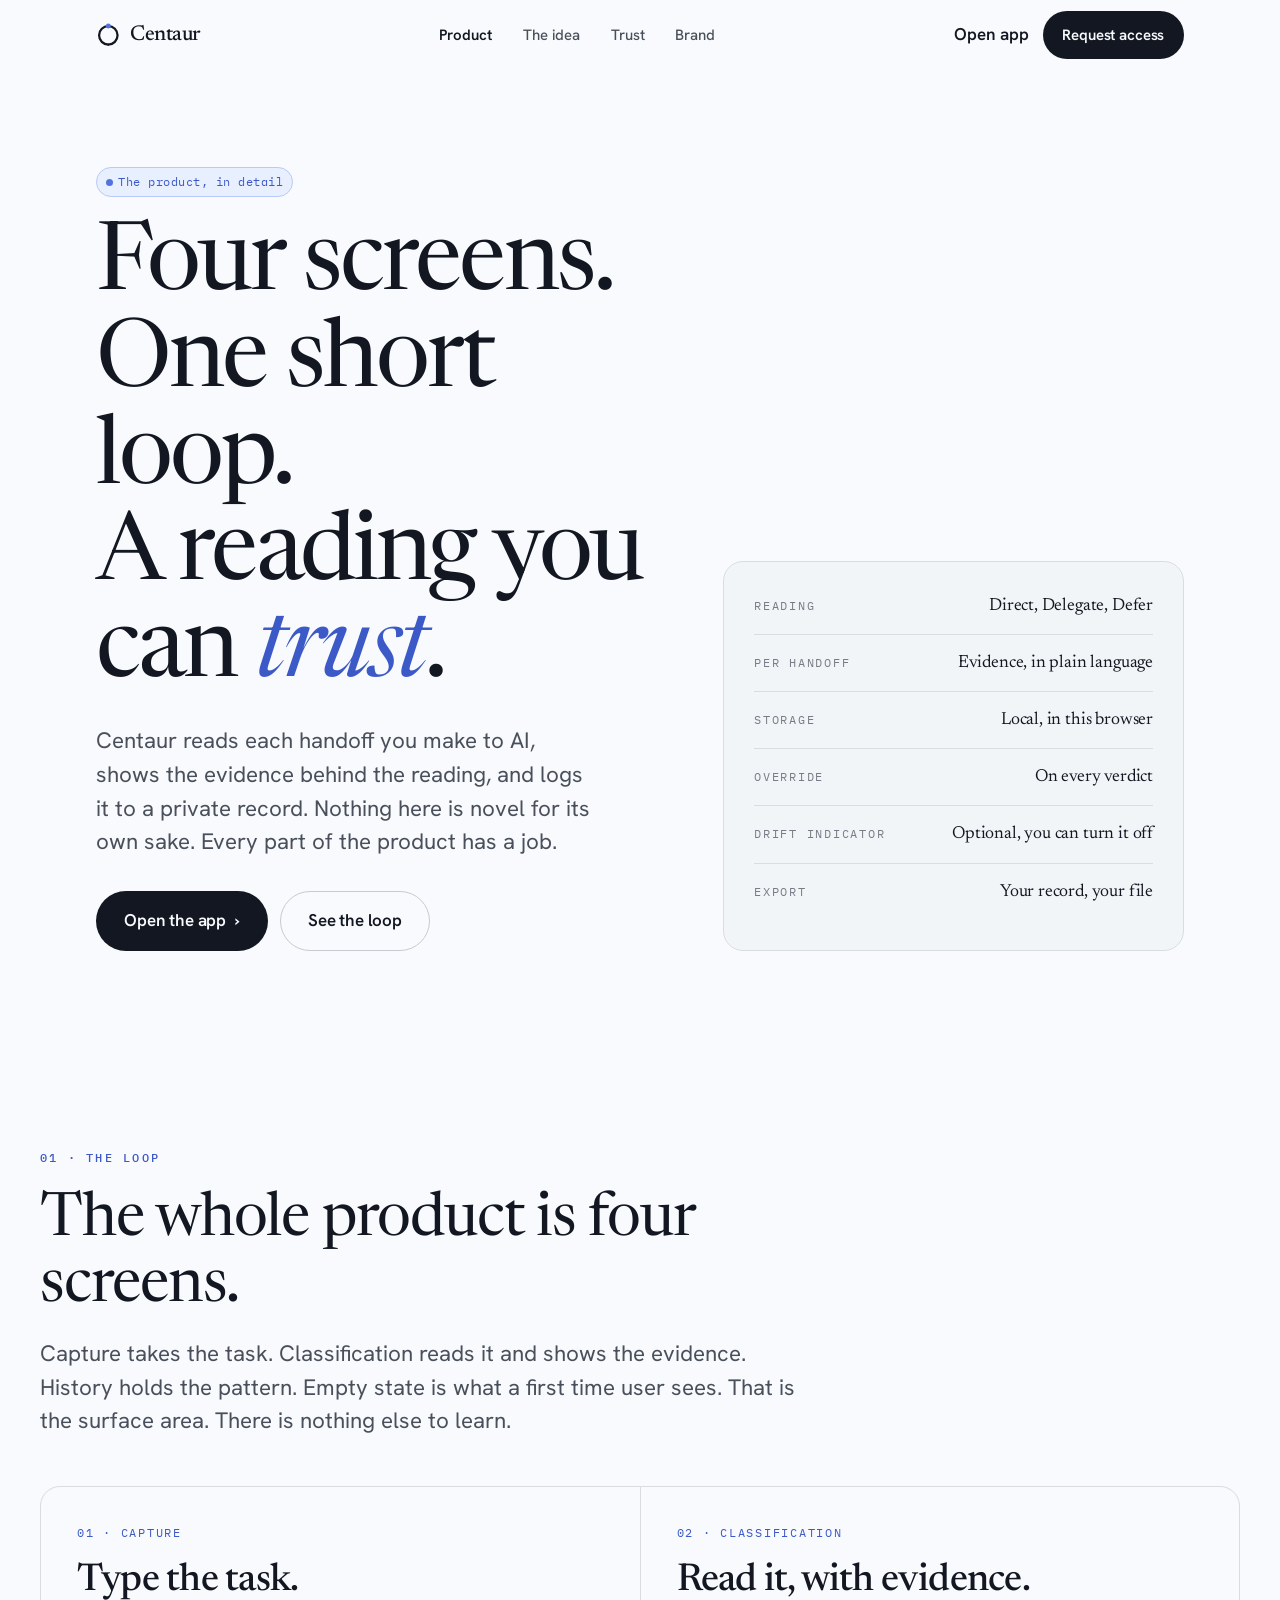
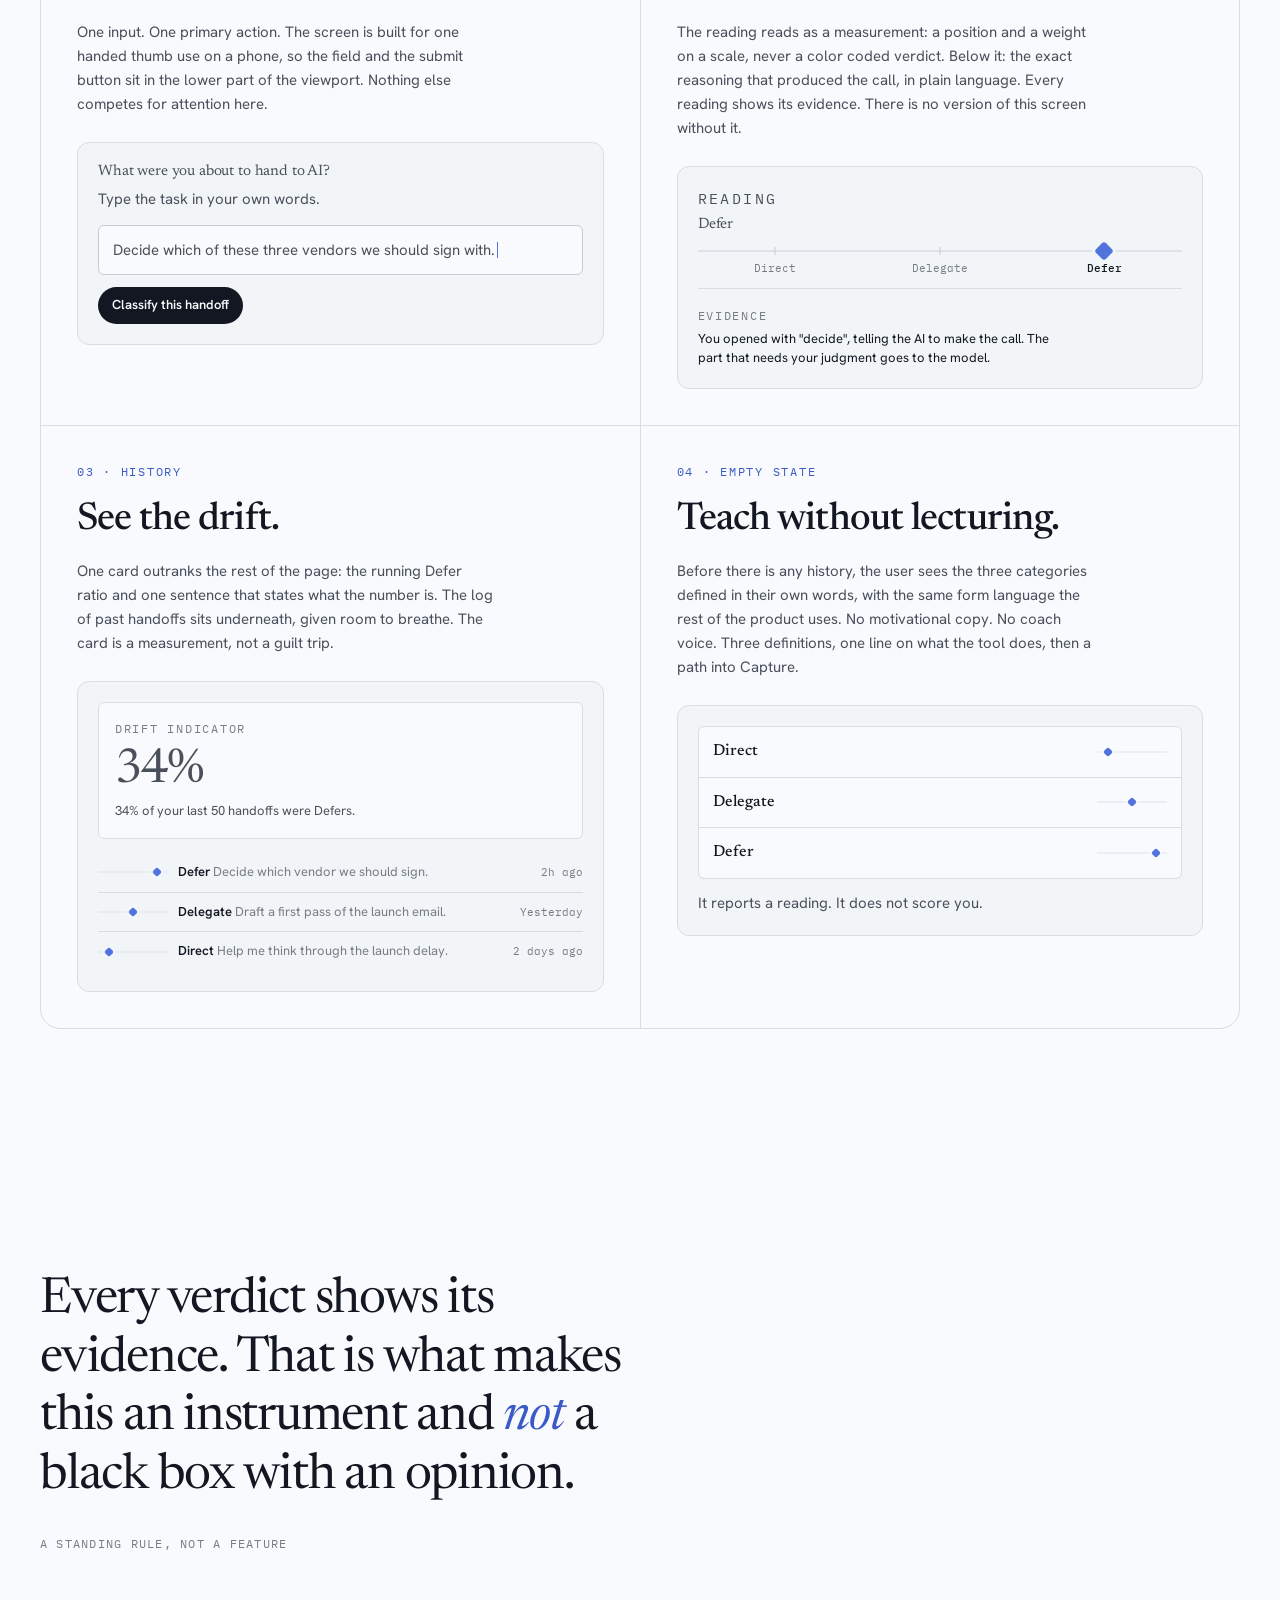
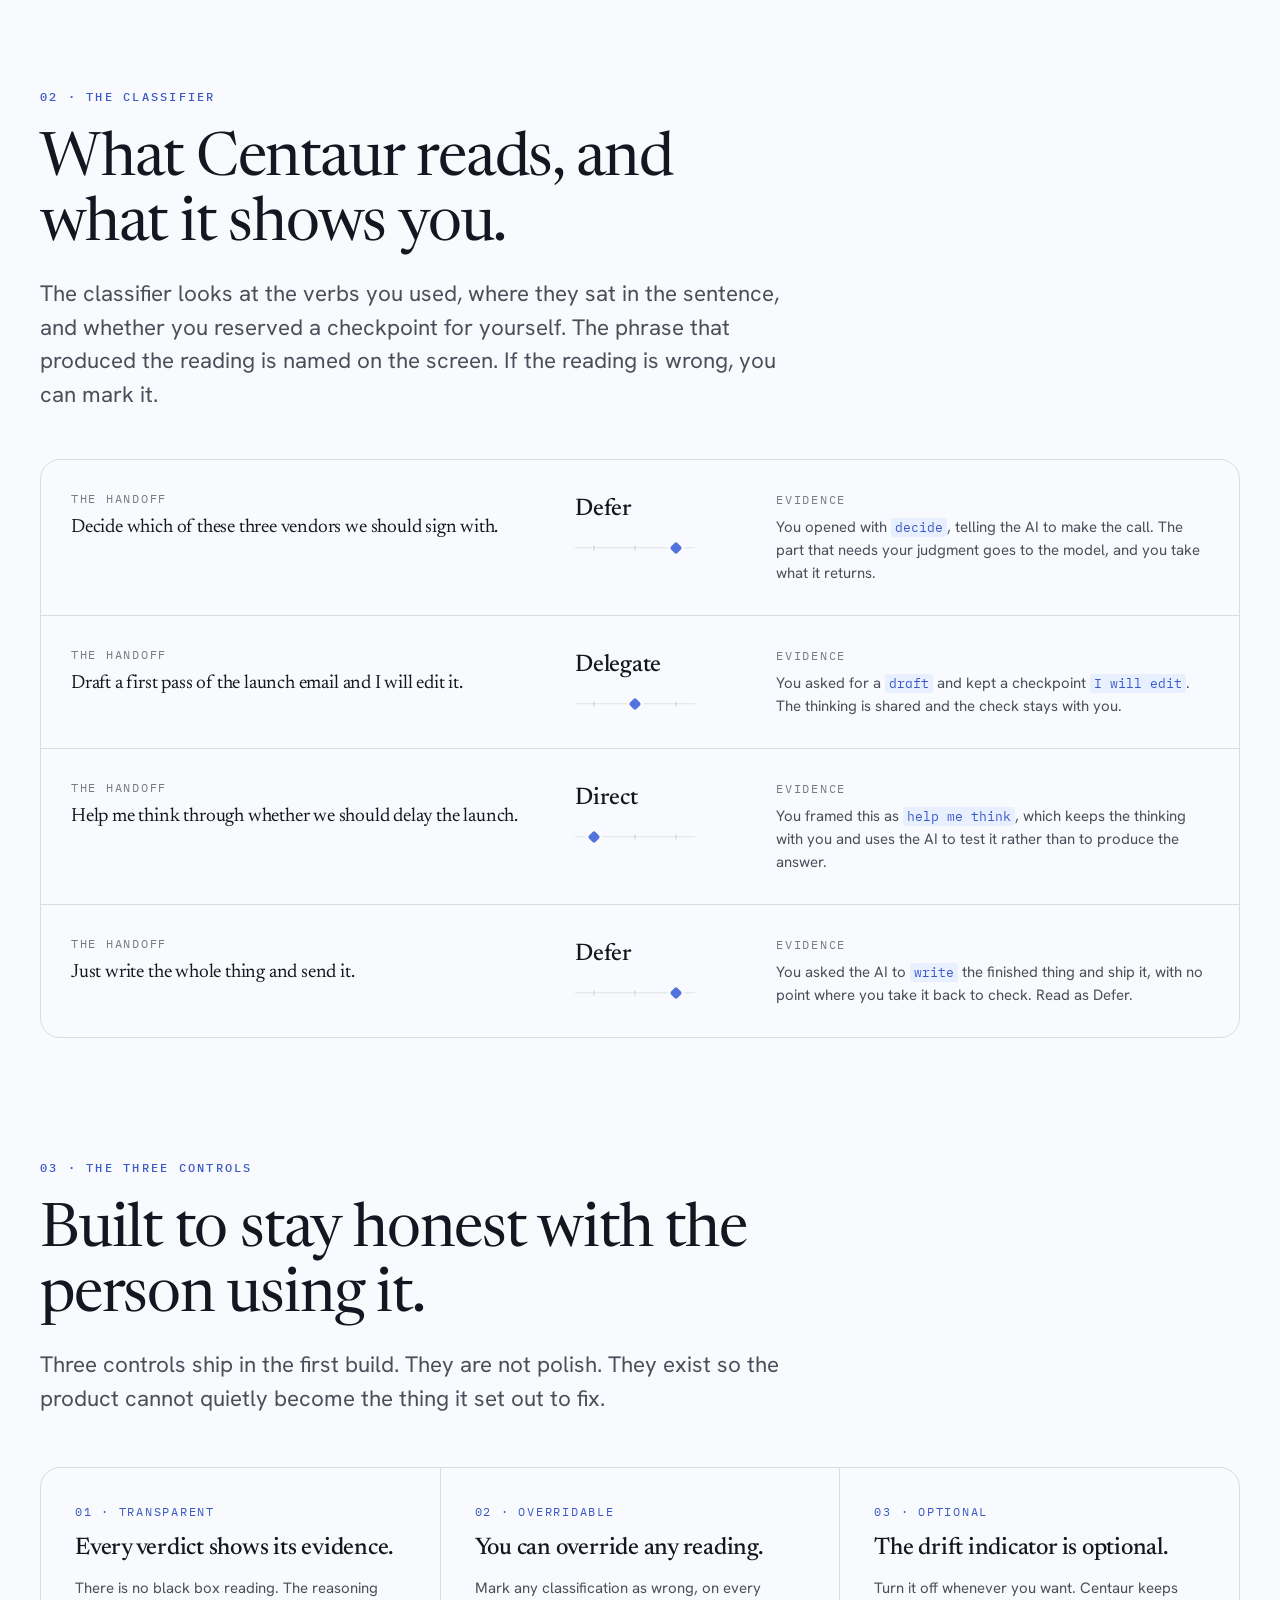
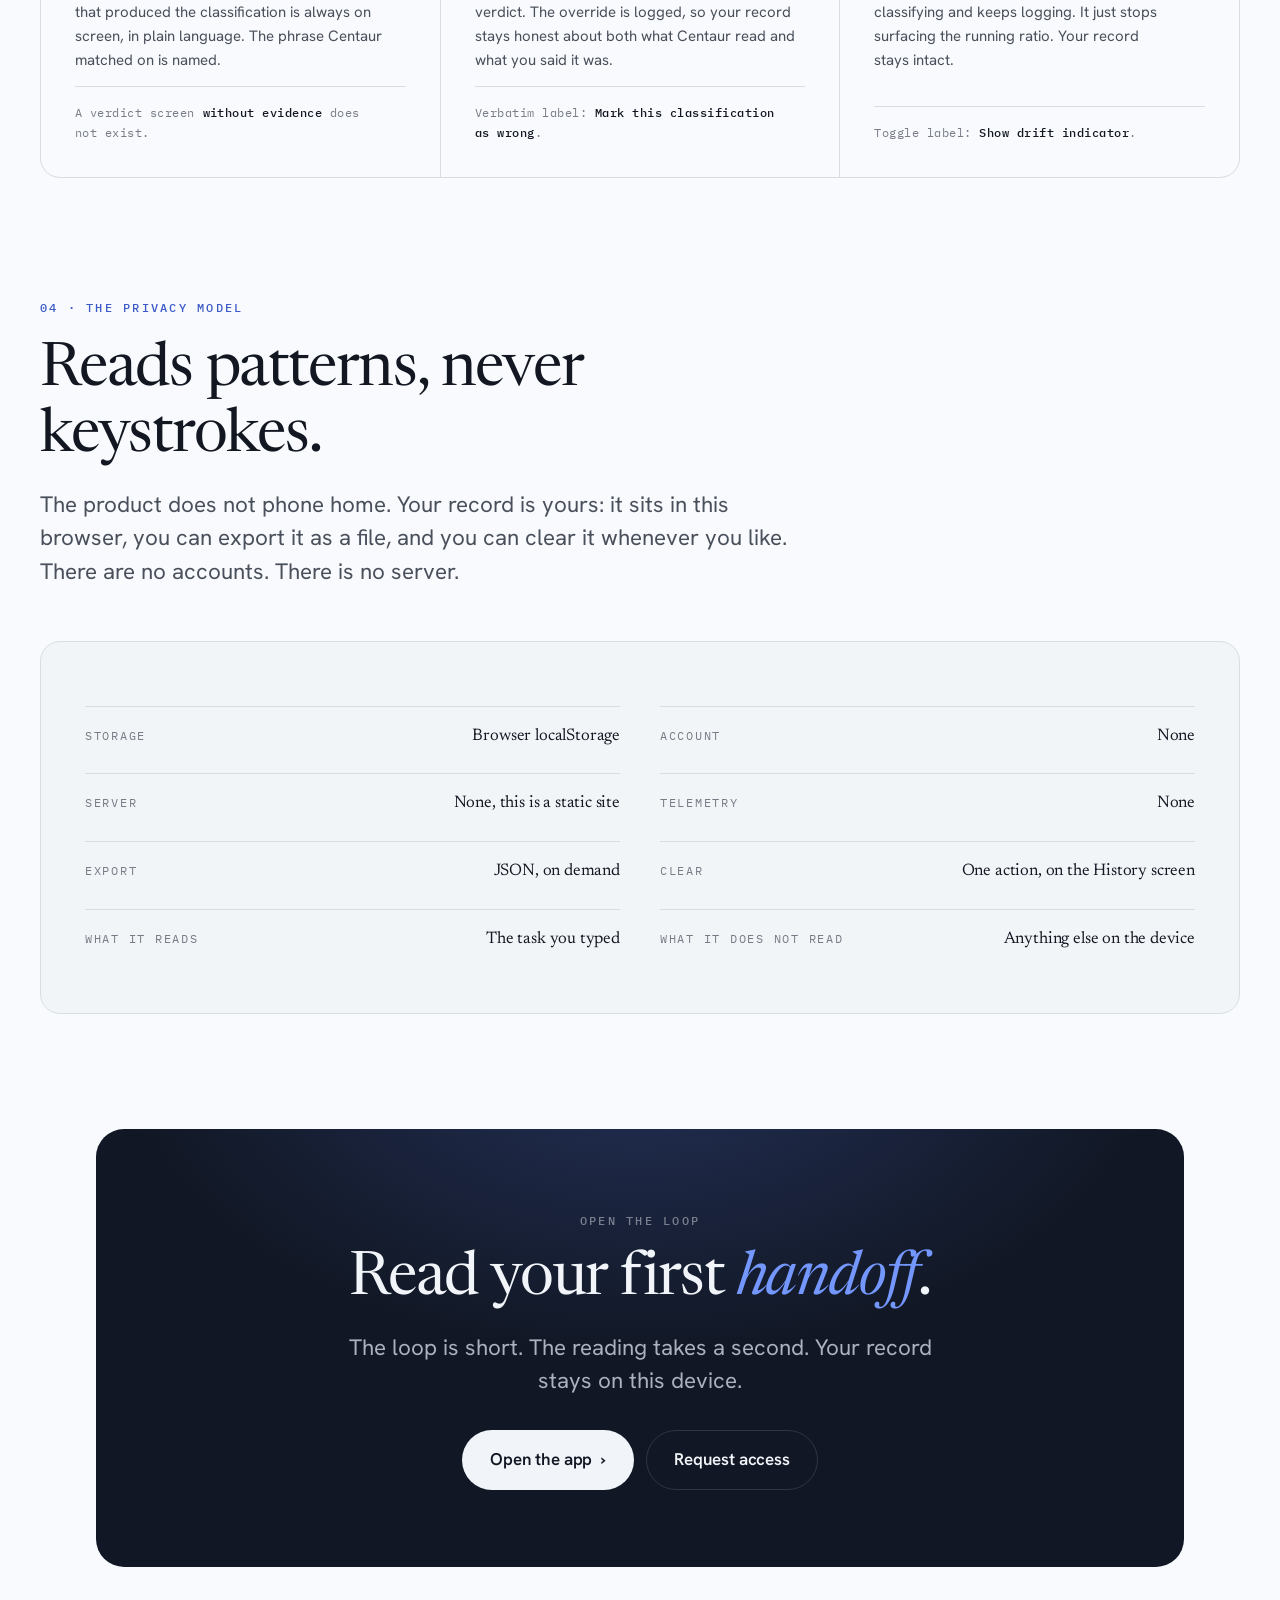
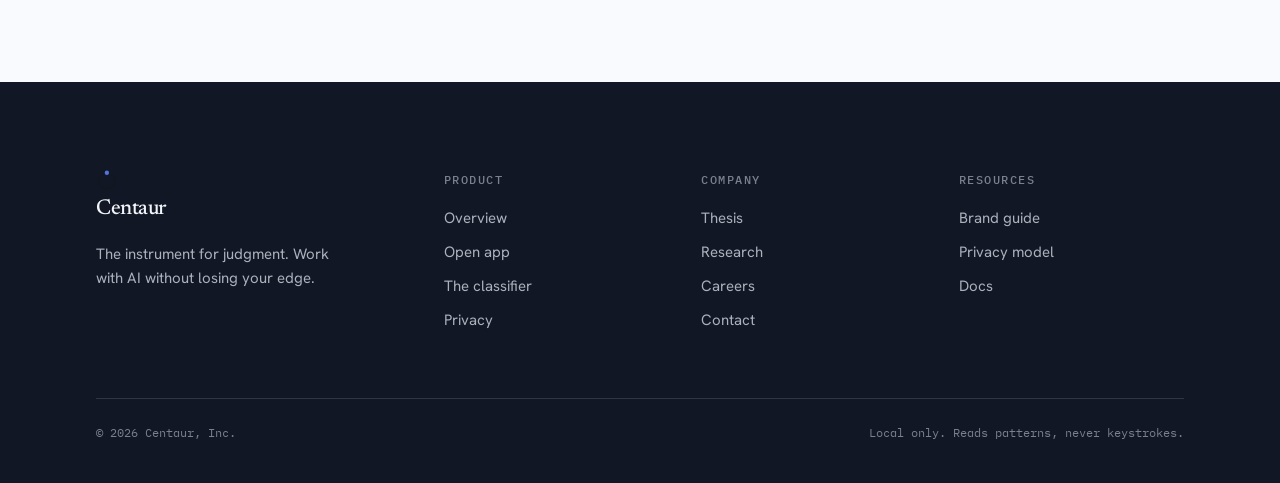
<file: product.html>
<!DOCTYPE html>
<html lang="en">
<head>
<meta charset="UTF-8" />
<meta name="viewport" content="width=device-width, initial-scale=1.0" />
<title>Centaur · The product, in detail</title>
<link rel="preconnect" href="https://fonts.googleapis.com" />
<link rel="preconnect" href="https://fonts.gstatic.com" crossorigin />
<link href="https://fonts.googleapis.com/css2?family=Newsreader:ital,opsz,wght@0,6..72,400;0,6..72,500;1,6..72,400;1,6..72,500&family=Hanken+Grotesk:wght@400;500;600;700&family=IBM+Plex+Mono:wght@400;500&display=swap" rel="stylesheet" />
<link rel="stylesheet" href="assets/centaur.css" />
<style>
html { background: var(--bg); }

/* ---------- hero ---------- */
.p-hero { padding-top: clamp(48px, 8vw, 96px); padding-bottom: clamp(40px, 6vw, 80px); }
.p-hero-grid { display: grid; grid-template-columns: 1.1fr 0.9fr; gap: clamp(32px, 5vw, 72px); align-items: end; }
@media (max-width: 940px) { .p-hero-grid { grid-template-columns: 1fr; gap: 40px; align-items: start; } }
.p-hero h1 { font-family: var(--serif); font-weight: 400; font-size: var(--t-hero); letter-spacing: -0.03em; margin-top: 22px; line-height: 1.02; }
.p-hero h1 em { font-style: italic; color: var(--accent-strong); }
.p-hero .lead { margin-top: 22px; max-width: 38ch; }
.p-hero-actions { display: flex; gap: 12px; margin-top: 32px; flex-wrap: wrap; }

.p-hero-spec { border: 1px solid var(--line); border-radius: var(--r-lg); background: var(--surface); padding: clamp(22px, 3vw, 30px); }
.p-hero-spec .row { display: flex; align-items: baseline; justify-content: space-between; gap: 16px; padding: 14px 0; border-top: 1px solid var(--line); }
.p-hero-spec .row:first-child { border-top: 0; padding-top: 0; }
.p-hero-spec .k { font-family: var(--mono); font-size: var(--t-mono); letter-spacing: 0.14em; text-transform: uppercase; color: var(--ink-3); }
.p-hero-spec .v { font-family: var(--serif); font-size: 1.1rem; color: var(--ink); letter-spacing: -0.01em; text-align: right; }

/* ---------- sections ---------- */
.sec { padding: clamp(64px, 9vw, 130px) 0; }
.sec-head { max-width: 760px; }
.sec-head h2 { font-family: var(--serif); font-weight: 400; font-size: var(--t-h1); margin-top: 18px; }
.sec-head h2 em { font-style: italic; color: var(--accent-strong); }
.sec-head .lead { margin-top: 18px; }

/* ---------- four-screen walk ---------- */
.screens { display: grid; grid-template-columns: repeat(2, 1fr); gap: 1px; background: var(--line); border: 1px solid var(--line); border-radius: var(--r-lg); overflow: hidden; margin-top: 48px; }
@media (max-width: 760px) { .screens { grid-template-columns: 1fr; } }
.screen-card { background: var(--bg); padding: clamp(26px, 3vw, 36px); display: flex; flex-direction: column; gap: 18px; }
.screen-card .ix { font-family: var(--mono); font-size: var(--t-mono); color: var(--accent-strong); letter-spacing: 0.14em; }
.screen-card h3 { font-family: var(--serif); font-weight: 500; font-size: var(--t-h2); letter-spacing: -0.02em; }
.screen-card p { font-size: var(--t-sm); color: var(--ink-2); max-width: 52ch; }
.screen-card .preview { margin-top: 8px; padding: 20px; border: 1px solid var(--line); border-radius: var(--r); background: var(--surface); }

/* capture preview */
.pv-instruction { font-family: var(--serif); font-weight: 400; font-size: 1.35rem; letter-spacing: -0.01em; color: var(--ink); line-height: 1.2; }
.pv-sub { font-size: var(--t-xs); color: var(--ink-3); margin-top: 6px; }
.pv-input { margin-top: 14px; padding: 12px 14px; border: 1px solid var(--line-2); border-radius: var(--r-sm); background: var(--bg); font-size: var(--t-sm); color: var(--ink-2); font-family: var(--sans); }
.pv-input .caret { display: inline-block; width: 1px; height: 1.1em; background: var(--accent); margin-left: 2px; vertical-align: -3px; animation: caret 1.1s steps(2) infinite; }
@keyframes caret { 50% { opacity: 0; } }
.pv-btn { margin-top: 12px; display: inline-flex; align-items: center; gap: 6px; padding: 8px 14px; border-radius: 999px; background: var(--ink); color: var(--bg); font-size: var(--t-xs); font-weight: 600; }

/* classification preview */
.pv-verdict-kicker { font-family: var(--mono); font-size: var(--t-mono); letter-spacing: 0.16em; text-transform: uppercase; color: var(--ink-3); }
.pv-verdict-cat { font-family: var(--serif); font-weight: 400; font-size: 2.6rem; letter-spacing: -0.03em; line-height: 1; margin: 6px 0 10px; }
.pv-scale-track { position: relative; height: 2px; background: var(--scale-track); margin: 18px 0 8px; }
.pv-scale-track .n { position: absolute; top: -3px; width: 1px; height: 8px; background: var(--line-2); transform: translateX(-50%); }
.pv-scale-track .w { position: absolute; top: 50%; width: 14px; height: 14px; background: var(--accent); border-radius: 3px; transform: translate(-50%, -50%) rotate(45deg); box-shadow: 0 0 0 3px var(--surface); }
.pv-scale-ticks { position: relative; height: 14px; font-family: var(--mono); font-size: 0.66rem; color: var(--ink-3); }
.pv-scale-ticks span { position: absolute; transform: translateX(-50%); }
.pv-scale-ticks span.on { color: var(--ink); font-weight: 500; }
.pv-evidence { margin-top: 14px; padding-top: 12px; border-top: 1px solid var(--line); }
.pv-evidence .lbl { font-family: var(--mono); font-size: var(--t-mono); letter-spacing: 0.14em; text-transform: uppercase; color: var(--ink-3); margin-bottom: 6px; }
.pv-evidence p { font-size: var(--t-xs); color: var(--ink); line-height: 1.5; }

/* history preview */
.pv-drift { padding: 16px; background: var(--bg); border: 1px solid var(--line); border-radius: var(--r-sm); }
.pv-drift .k { font-family: var(--mono); font-size: var(--t-mono); letter-spacing: 0.14em; text-transform: uppercase; color: var(--ink-3); }
.pv-drift .n { font-family: var(--serif); font-weight: 400; font-size: 3rem; letter-spacing: -0.04em; line-height: 1; margin: 8px 0 6px; }
.pv-drift .s { font-size: var(--t-xs); color: var(--ink-2); }
.pv-log { list-style: none; padding: 0; margin: 14px 0 0; }
.pv-log li { display: grid; grid-template-columns: 70px 1fr auto; gap: 10px; align-items: center; padding: 9px 0; border-top: 1px solid var(--line); font-size: var(--t-xs); }
.pv-log li:first-child { border-top: 0; }
.pv-log .mini { position: relative; width: 70px; height: 12px; }
.pv-log .mini i { position: absolute; top: 50%; left: 0; right: 0; height: 1px; background: var(--scale-track); transform: translateY(-50%); }
.pv-log .mini b { position: absolute; top: 50%; width: 7px; height: 7px; background: var(--accent); border-radius: 2px; transform: translate(-50%, -50%) rotate(45deg); box-shadow: 0 0 0 2px var(--surface); }
.pv-log .cat { font-weight: 600; color: var(--ink); }
.pv-log .task { color: var(--ink-3); white-space: nowrap; overflow: hidden; text-overflow: ellipsis; }
.pv-log .time { font-family: var(--mono); font-size: 0.66rem; color: var(--ink-3); }

/* empty state preview */
.pv-defs { display: grid; gap: 1px; background: var(--line); border: 1px solid var(--line); border-radius: var(--r-sm); overflow: hidden; }
.pv-defs .d { background: var(--bg); padding: 12px 14px; display: grid; grid-template-columns: 1fr auto; align-items: center; gap: 10px; }
.pv-defs .d .nm { font-family: var(--serif); font-weight: 500; font-size: 1rem; }
.pv-defs .d .mt { position: relative; width: 70px; height: 12px; }
.pv-defs .d .mt i { position: absolute; top: 50%; left: 0; right: 0; height: 1px; background: var(--scale-track); transform: translateY(-50%); }
.pv-defs .d .mt b { position: absolute; top: 50%; width: 7px; height: 7px; background: var(--accent); border-radius: 2px; transform: translate(-50%, -50%) rotate(45deg); box-shadow: 0 0 0 2px var(--bg); }

/* ---------- classifier evidence table ---------- */
.cases { margin-top: 48px; border: 1px solid var(--line); border-radius: var(--r-lg); overflow: hidden; }
.cases .case { display: grid; grid-template-columns: 1.1fr 0.4fr 1fr; gap: clamp(16px, 2.4vw, 28px); padding: clamp(22px, 3vw, 30px); border-top: 1px solid var(--line); align-items: start; }
.cases .case:first-child { border-top: 0; }
@media (max-width: 820px) { .cases .case { grid-template-columns: 1fr; gap: 14px; } }
.case-task { font-family: var(--serif); font-size: 1.2rem; line-height: 1.35; letter-spacing: -0.01em; color: var(--ink); }
.case-task .q { display: block; font-family: var(--mono); font-size: var(--t-mono); letter-spacing: 0.14em; text-transform: uppercase; color: var(--ink-3); margin-bottom: 8px; font-style: normal; }
.case-cat { display: flex; flex-direction: column; gap: 12px; }
.case-cat .name { font-family: var(--serif); font-weight: 500; font-size: 1.5rem; letter-spacing: -0.01em; }
.case-cat .mini { position: relative; width: 100%; max-width: 120px; height: 14px; }
.case-cat .mini i { position: absolute; top: 50%; left: 0; right: 0; height: 1.5px; background: var(--scale-track); transform: translateY(-50%); }
.case-cat .mini b { position: absolute; top: 50%; width: 9px; height: 9px; background: var(--accent); border-radius: 2px; transform: translate(-50%, -50%) rotate(45deg); box-shadow: 0 0 0 3px var(--bg); }
.case-cat .mini .n1, .case-cat .mini .n2, .case-cat .mini .n3 { position: absolute; top: 50%; width: 1px; height: 5px; background: var(--line-2); transform: translate(-50%, -50%); }
.case-ev { font-size: var(--t-sm); color: var(--ink-2); line-height: 1.55; }
.case-ev .lbl { font-family: var(--mono); font-size: var(--t-mono); letter-spacing: 0.14em; text-transform: uppercase; color: var(--ink-3); display: block; margin-bottom: 6px; }
.case-ev .hit { color: var(--accent-strong); font-family: var(--mono); font-size: 0.86em; padding: 1px 4px; border-radius: 3px; background: var(--accent-tint); }

/* ---------- trust controls ---------- */
.controls { display: grid; grid-template-columns: repeat(3, 1fr); gap: 1px; background: var(--line); border: 1px solid var(--line); border-radius: var(--r-lg); overflow: hidden; margin-top: 52px; }
@media (max-width: 820px) { .controls { grid-template-columns: 1fr; } }
.ctrl { background: var(--bg); padding: clamp(24px, 3vw, 34px); display: flex; flex-direction: column; gap: 14px; }
.ctrl .ix { font-family: var(--mono); font-size: var(--t-mono); color: var(--accent-strong); letter-spacing: 0.14em; }
.ctrl h4 { font-family: var(--serif); font-weight: 500; font-size: var(--t-h3); letter-spacing: -0.01em; }
.ctrl p { font-size: var(--t-sm); color: var(--ink-2); }
.ctrl .ex { margin-top: auto; padding-top: 16px; border-top: 1px solid var(--line); font-family: var(--mono); font-size: var(--t-mono); letter-spacing: 0.04em; color: var(--ink-3); text-transform: none; }
.ctrl .ex b { color: var(--ink); font-weight: 500; }

/* ---------- privacy specs ---------- */
.privacy { margin-top: 52px; border: 1px solid var(--line); border-radius: var(--r-lg); padding: clamp(28px, 3.5vw, 44px); background: var(--surface); }
.privacy-grid { display: grid; grid-template-columns: repeat(2, 1fr); gap: 8px 40px; margin-top: 20px; }
@media (max-width: 700px) { .privacy-grid { grid-template-columns: 1fr; } }
.privacy-grid .row { display: flex; justify-content: space-between; align-items: baseline; gap: 16px; padding: 16px 0; border-top: 1px solid var(--line); }
.privacy-grid .k { font-family: var(--mono); font-size: var(--t-mono); letter-spacing: 0.14em; text-transform: uppercase; color: var(--ink-3); }
.privacy-grid .v { font-family: var(--serif); font-size: 1.05rem; color: var(--ink); letter-spacing: -0.01em; text-align: right; }

/* ---------- statement ---------- */
.statement { padding: clamp(70px, 10vw, 150px) 0; }
.statement p { font-family: var(--serif); font-weight: 400; font-size: clamp(1.7rem, 1.1rem + 2.6vw, 3.1rem); line-height: 1.18; letter-spacing: -0.025em; max-width: 22ch; }
.statement p em { font-style: italic; color: var(--accent-strong); }
.statement .by { margin-top: 28px; font-family: var(--mono); font-size: var(--t-mono); letter-spacing: 0.1em; text-transform: uppercase; color: var(--ink-3); }

/* ---------- CTA ---------- */
.cta { background: var(--night); color: var(--on-night); border-radius: var(--r-xl); padding: clamp(40px, 6vw, 80px); text-align: center; position: relative; overflow: hidden; }
.cta::before { content:""; position:absolute; inset:0; background: radial-gradient(80% 120% at 50% -20%, oklch(0.585 0.165 268 / 0.28), transparent 60%); }
.cta > * { position: relative; }
.cta h2 { font-family: var(--serif); font-weight: 400; font-size: var(--t-h1); }
.cta h2 em { font-style: italic; color: var(--accent-lit); }
.cta .lead { color: var(--on-night-2); max-width: 48ch; margin: 18px auto 0; }
.cta .p-hero-actions { justify-content: center; }
.cta .btn-primary { background: var(--on-night); color: var(--night); }
.cta .btn-primary:hover { background: var(--accent-lit); color: var(--night); }
.cta .btn-ghost { border-color: var(--night-line); color: var(--on-night); }
.cta .btn-ghost:hover { border-color: var(--on-night); background: oklch(1 0 0 / 0.04); }

/* ---------- footer ---------- */
.foot-grid { display: grid; grid-template-columns: 1.4fr 1fr 1fr 1fr; gap: 32px; }
@media (max-width: 760px) { .foot-grid { grid-template-columns: 1fr 1fr; } }
.foot-col h5 { font-family: var(--mono); font-size: var(--t-mono); letter-spacing: 0.12em; text-transform: uppercase; color: var(--on-night-3); margin-bottom: 16px; font-weight: 500; }
.foot-col a { display: block; font-size: var(--t-sm); margin-bottom: 10px; }
.foot-bottom { display: flex; justify-content: space-between; align-items: center; margin-top: 56px; padding-top: 24px; border-top: 1px solid var(--night-line); font-family: var(--mono); font-size: var(--t-mono); color: var(--on-night-3); flex-wrap: wrap; gap: 12px; }
.foot-blurb { font-size: var(--t-sm); color: var(--on-night-2); max-width: 30ch; margin-top: 16px; }
</style>
</head>
<body>

<header class="nav" id="nav">
  <div class="wrap nav-inner">
    <a class="logo" href="index.html" aria-label="Centaur home">
      <svg class="mark" viewBox="0 0 24 24" fill="none" aria-hidden="true"><path class="arc-off" d="M12 3 A 9 9 0 0 0 12 21" /><path class="arc-enh" d="M12 3 A 9 9 0 0 1 12 21" /><circle class="pip" cx="12" cy="3" r="2.4" /></svg>
      <span class="word">Centaur</span>
    </a>
    <nav class="nav-links">
      <a class="navlink" href="product.html" style="color:var(--ink);font-weight:600">Product</a>
      <a class="navlink" href="index.html#idea">The idea</a>
      <a class="navlink" href="index.html#trust">Trust</a>
      <a class="navlink" href="Centaur — Brand Guide.html">Brand</a>
    </nav>
    <div class="nav-cta">
      <a class="navlink" href="Centaur — App.html" style="font-weight:600">Open app</a>
      <a class="btn btn-primary" href="#cta">Request access</a>
    </div>
  </div>
</header>

<!-- ===================== HERO ===================== -->
<section class="p-hero">
  <div class="wrap p-hero-grid">
    <div>
      <div class="eyebrow-row"><span class="chip brand"><span class="dot"></span>The product, in detail</span></div>
      <h1>Four screens.<br />One short loop.<br />A reading you can&nbsp;<em>trust</em>.</h1>
      <p class="lead">Centaur reads each handoff you make to AI, shows the evidence behind the reading, and logs it to a private record. Nothing here is novel for its own sake. Every part of the product has a job.</p>
      <div class="p-hero-actions">
        <a class="btn btn-primary btn-lg" href="Centaur — App.html">Open the app <span class="arrow">&rsaquo;</span></a>
        <a class="btn btn-ghost btn-lg" href="#loop">See the loop</a>
      </div>
    </div>

    <aside class="p-hero-spec reveal" aria-label="At a glance">
      <div class="row"><span class="k">Reading</span><span class="v">Direct, Delegate, Defer</span></div>
      <div class="row"><span class="k">Per handoff</span><span class="v">Evidence, in plain language</span></div>
      <div class="row"><span class="k">Storage</span><span class="v">Local, in this browser</span></div>
      <div class="row"><span class="k">Override</span><span class="v">On every verdict</span></div>
      <div class="row"><span class="k">Drift indicator</span><span class="v">Optional, you can turn it off</span></div>
      <div class="row"><span class="k">Export</span><span class="v">Your record, your file</span></div>
    </aside>
  </div>
</section>

<!-- ===================== THE LOOP, IN FOUR SCREENS ===================== -->
<section class="sec wrap" id="loop">
  <div class="sec-head reveal">
    <span class="kicker brand">01 · The loop</span>
    <h2>The whole product is four screens.</h2>
    <p class="lead">Capture takes the task. Classification reads it and shows the evidence. History holds the pattern. Empty state is what a first time user sees. That is the surface area. There is nothing else to learn.</p>
  </div>

  <div class="screens">

    <!-- Capture -->
    <div class="screen-card reveal">
      <span class="ix">01 · CAPTURE</span>
      <h3>Type the task.</h3>
      <p>One input. One primary action. The screen is built for one handed thumb use on a phone, so the field and the submit button sit in the lower part of the viewport. Nothing else competes for attention here.</p>
      <div class="preview" aria-hidden="true">
        <p class="pv-instruction">What were you about to hand to AI?</p>
        <p class="pv-sub">Type the task in your own words.</p>
        <div class="pv-input">Decide which of these three vendors we should sign with.<span class="caret"></span></div>
        <span class="pv-btn">Classify this handoff</span>
      </div>
    </div>

    <!-- Classification -->
    <div class="screen-card reveal">
      <span class="ix">02 · CLASSIFICATION</span>
      <h3>Read it, with evidence.</h3>
      <p>The reading reads as a measurement: a position and a weight on a scale, never a color coded verdict. Below it: the exact reasoning that produced the call, in plain language. Every reading shows its evidence. There is no version of this screen without it.</p>
      <div class="preview" aria-hidden="true">
        <p class="pv-verdict-kicker">Reading</p>
        <p class="pv-verdict-cat">Defer</p>
        <div class="pv-scale-track">
          <i class="n" style="left:16%"></i><i class="n" style="left:50%"></i><i class="n" style="left:84%"></i>
          <i class="w" style="left:84%"></i>
        </div>
        <div class="pv-scale-ticks">
          <span style="left:16%">Direct</span><span style="left:50%">Delegate</span><span style="left:84%" class="on">Defer</span>
        </div>
        <div class="pv-evidence">
          <span class="lbl">Evidence</span>
          <p>You opened with "decide", telling the AI to make the call. The part that needs your judgment goes to the model.</p>
        </div>
      </div>
    </div>

    <!-- History -->
    <div class="screen-card reveal">
      <span class="ix">03 · HISTORY</span>
      <h3>See the drift.</h3>
      <p>One card outranks the rest of the page: the running Defer ratio and one sentence that states what the number is. The log of past handoffs sits underneath, given room to breathe. The card is a measurement, not a guilt trip.</p>
      <div class="preview" aria-hidden="true">
        <div class="pv-drift">
          <p class="k">Drift indicator</p>
          <p class="n">34%</p>
          <p class="s">34% of your last 50 handoffs were Defers.</p>
        </div>
        <ul class="pv-log">
          <li>
            <span class="mini"><i></i><b style="left:84%"></b></span>
            <span><span class="cat">Defer</span> <span class="task">Decide which vendor we should sign.</span></span>
            <span class="time">2h ago</span>
          </li>
          <li>
            <span class="mini"><i></i><b style="left:50%"></b></span>
            <span><span class="cat">Delegate</span> <span class="task">Draft a first pass of the launch email.</span></span>
            <span class="time">Yesterday</span>
          </li>
          <li>
            <span class="mini"><i></i><b style="left:16%"></b></span>
            <span><span class="cat">Direct</span> <span class="task">Help me think through the launch delay.</span></span>
            <span class="time">2 days ago</span>
          </li>
        </ul>
      </div>
    </div>

    <!-- Empty state -->
    <div class="screen-card reveal">
      <span class="ix">04 · EMPTY STATE</span>
      <h3>Teach without lecturing.</h3>
      <p>Before there is any history, the user sees the three categories defined in their own words, with the same form language the rest of the product uses. No motivational copy. No coach voice. Three definitions, one line on what the tool does, then a path into Capture.</p>
      <div class="preview" aria-hidden="true">
        <div class="pv-defs">
          <div class="d"><span class="nm">Direct</span><span class="mt"><i></i><b style="left:16%"></b></span></div>
          <div class="d"><span class="nm">Delegate</span><span class="mt"><i></i><b style="left:50%"></b></span></div>
          <div class="d"><span class="nm">Defer</span><span class="mt"><i></i><b style="left:84%"></b></span></div>
        </div>
        <p class="pv-sub" style="margin-top:12px">It reports a reading. It does not score you.</p>
      </div>
    </div>

  </div>
</section>

<!-- ===================== STATEMENT ===================== -->
<section class="statement wrap">
  <p class="reveal">Every verdict shows its evidence. That is what makes this an instrument and&nbsp;<em>not</em> a black box with an opinion.</p>
  <div class="by reveal">A standing rule, not a feature</div>
</section>

<!-- ===================== CLASSIFIER ===================== -->
<section class="sec wrap" id="classifier" style="padding-top:0">
  <div class="sec-head reveal">
    <span class="kicker brand">02 · The classifier</span>
    <h2>What Centaur reads, and what it shows you.</h2>
    <p class="lead">The classifier looks at the verbs you used, where they sat in the sentence, and whether you reserved a checkpoint for yourself. The phrase that produced the reading is named on the screen. If the reading is wrong, you can mark it.</p>
  </div>

  <div class="cases reveal">
    <article class="case">
      <p class="case-task">
        <span class="q">The handoff</span>
        Decide which of these three vendors we should sign with.
      </p>
      <div class="case-cat">
        <span class="name">Defer</span>
        <span class="mini"><i></i><i class="n1" style="left:16%"></i><i class="n2" style="left:50%"></i><i class="n3" style="left:84%"></i><b style="left:84%"></b></span>
      </div>
      <div class="case-ev">
        <span class="lbl">Evidence</span>
        You opened with <span class="hit">decide</span>, telling the AI to make the call. The part that needs your judgment goes to the model, and you take what it returns.
      </div>
    </article>

    <article class="case">
      <p class="case-task">
        <span class="q">The handoff</span>
        Draft a first pass of the launch email and I will edit it.
      </p>
      <div class="case-cat">
        <span class="name">Delegate</span>
        <span class="mini"><i></i><i class="n1" style="left:16%"></i><i class="n2" style="left:50%"></i><i class="n3" style="left:84%"></i><b style="left:50%"></b></span>
      </div>
      <div class="case-ev">
        <span class="lbl">Evidence</span>
        You asked for a <span class="hit">draft</span> and kept a checkpoint <span class="hit">I will edit</span>. The thinking is shared and the check stays with you.
      </div>
    </article>

    <article class="case">
      <p class="case-task">
        <span class="q">The handoff</span>
        Help me think through whether we should delay the launch.
      </p>
      <div class="case-cat">
        <span class="name">Direct</span>
        <span class="mini"><i></i><i class="n1" style="left:16%"></i><i class="n2" style="left:50%"></i><i class="n3" style="left:84%"></i><b style="left:16%"></b></span>
      </div>
      <div class="case-ev">
        <span class="lbl">Evidence</span>
        You framed this as <span class="hit">help me think</span>, which keeps the thinking with you and uses the AI to test it rather than to produce the answer.
      </div>
    </article>

    <article class="case">
      <p class="case-task">
        <span class="q">The handoff</span>
        Just write the whole thing and send it.
      </p>
      <div class="case-cat">
        <span class="name">Defer</span>
        <span class="mini"><i></i><i class="n1" style="left:16%"></i><i class="n2" style="left:50%"></i><i class="n3" style="left:84%"></i><b style="left:84%"></b></span>
      </div>
      <div class="case-ev">
        <span class="lbl">Evidence</span>
        You asked the AI to <span class="hit">write</span> the finished thing and ship it, with no point where you take it back to check. Read as Defer.
      </div>
    </article>
  </div>
</section>

<!-- ===================== TRUST CONTROLS ===================== -->
<section class="sec wrap" id="controls" style="padding-top:0">
  <div class="sec-head reveal">
    <span class="kicker brand">03 · The three controls</span>
    <h2>Built to stay honest with the person using it.</h2>
    <p class="lead">Three controls ship in the first build. They are not polish. They exist so the product cannot quietly become the thing it set out to fix.</p>
  </div>

  <div class="controls">
    <div class="ctrl reveal">
      <span class="ix">01 · TRANSPARENT</span>
      <h4>Every verdict shows its evidence.</h4>
      <p>There is no black box reading. The reasoning that produced the classification is always on screen, in plain language. The phrase Centaur matched on is named.</p>
      <p class="ex">A verdict screen <b>without evidence</b> does not exist.</p>
    </div>
    <div class="ctrl reveal">
      <span class="ix">02 · OVERRIDABLE</span>
      <h4>You can override any reading.</h4>
      <p>Mark any classification as wrong, on every verdict. The override is logged, so your record stays honest about both what Centaur read and what you said it was.</p>
      <p class="ex">Verbatim label: <b>Mark this classification as wrong</b>.</p>
    </div>
    <div class="ctrl reveal">
      <span class="ix">03 · OPTIONAL</span>
      <h4>The drift indicator is optional.</h4>
      <p>Turn it off whenever you want. Centaur keeps classifying and keeps logging. It just stops surfacing the running ratio. Your record stays intact.</p>
      <p class="ex">Toggle label: <b>Show drift indicator</b>.</p>
    </div>
  </div>
</section>

<!-- ===================== PRIVACY MODEL ===================== -->
<section class="sec wrap" id="privacy" style="padding-top:0">
  <div class="sec-head reveal">
    <span class="kicker brand">04 · The privacy model</span>
    <h2>Reads patterns, never keystrokes.</h2>
    <p class="lead">The product does not phone home. Your record is yours: it sits in this browser, you can export it as a file, and you can clear it whenever you like. There are no accounts. There is no server.</p>
  </div>

  <div class="privacy reveal">
    <div class="privacy-grid">
      <div class="row"><span class="k">Storage</span><span class="v">Browser localStorage</span></div>
      <div class="row"><span class="k">Account</span><span class="v">None</span></div>
      <div class="row"><span class="k">Server</span><span class="v">None, this is a static site</span></div>
      <div class="row"><span class="k">Telemetry</span><span class="v">None</span></div>
      <div class="row"><span class="k">Export</span><span class="v">JSON, on demand</span></div>
      <div class="row"><span class="k">Clear</span><span class="v">One action, on the History screen</span></div>
      <div class="row"><span class="k">What it reads</span><span class="v">The task you typed</span></div>
      <div class="row"><span class="k">What it does not read</span><span class="v">Anything else on the device</span></div>
    </div>
  </div>
</section>

<!-- ===================== CTA ===================== -->
<section class="wrap" id="cta" style="padding-bottom:clamp(64px,9vw,120px)">
  <div class="cta reveal">
    <span class="kicker" style="color:var(--on-night-3)">Open the loop</span>
    <h2 style="margin-top:14px">Read your first&nbsp;<em>handoff</em>.</h2>
    <p class="lead">The loop is short. The reading takes a second. Your record stays on this device.</p>
    <div class="p-hero-actions">
      <a class="btn btn-primary btn-lg" href="Centaur — App.html">Open the app <span class="arrow">&rsaquo;</span></a>
      <a class="btn btn-ghost btn-lg" href="index.html#cta">Request access</a>
    </div>
  </div>
</section>

<!-- ===================== FOOTER ===================== -->
<footer class="footer">
  <div class="wrap">
    <div class="foot-grid">
      <div class="foot-col">
        <a class="logo" href="index.html"><svg class="mark" viewBox="0 0 24 24" fill="none" aria-hidden="true"><path class="arc-off" d="M12 3 A 9 9 0 0 0 12 21" /><path class="arc-enh" d="M12 3 A 9 9 0 0 1 12 21" /><circle class="pip" cx="12" cy="3" r="2.4" /></svg><span class="word">Centaur</span></a>
        <p class="foot-blurb">The instrument for judgment. Work with AI without losing your edge.</p>
      </div>
      <div class="foot-col"><h5>Product</h5><a href="product.html">Overview</a><a href="Centaur — App.html">Open app</a><a href="product.html#classifier">The classifier</a><a href="product.html#privacy">Privacy</a></div>
      <div class="foot-col"><h5>Company</h5><a href="index.html#idea">Thesis</a><a href="#">Research</a><a href="#">Careers</a><a href="#">Contact</a></div>
      <div class="foot-col"><h5>Resources</h5><a href="Centaur — Brand Guide.html">Brand guide</a><a href="product.html#privacy">Privacy model</a><a href="#">Docs</a></div>
    </div>
    <div class="foot-bottom"><span>© 2026 Centaur, Inc.</span><span>Local only. Reads patterns, never keystrokes.</span></div>
  </div>
</footer>

<script>
var nav = document.getElementById('nav');
addEventListener('scroll', function () { nav.classList.toggle('scrolled', scrollY > 8); }, { passive: true });

var io = new IntersectionObserver(function (es) {
  es.forEach(function (e) { if (e.isIntersecting) { e.target.classList.add('in'); io.unobserve(e.target); } });
}, { threshold: 0.12 });
document.querySelectorAll('.reveal').forEach(function (el) { io.observe(el); });
</script>
</body>
</html>
</file>
<file: assets/centaur.css>
/* ============================================================
   CENTAUR — Design System
   Single source of truth. Swap the :root block to honor an
   incoming design-direction token file; nothing below hardcodes.
   ============================================================ */

:root {
  /* ---- Color · cool neutral base ---------------------------- */
  --bg:        oklch(0.985 0.004 255);   /* page */
  --surface:   oklch(0.968 0.005 255);   /* cards, panels */
  --surface-2: oklch(0.945 0.007 255);   /* recessed wells */
  --line:      oklch(0.895 0.008 255);   /* hairlines */
  --line-2:    oklch(0.840 0.010 255);   /* stronger dividers */

  --ink:       oklch(0.205 0.022 265);   /* primary text */
  --ink-2:     oklch(0.430 0.020 265);   /* secondary text */
  --ink-3:     oklch(0.585 0.016 265);   /* tertiary / captions */

  /* ---- Ink (dark) instrument surface ------------------------ */
  --night:     oklch(0.205 0.028 265);   /* deep slate panel */
  --night-2:   oklch(0.255 0.030 265);   /* raised on night */
  --night-line:oklch(0.330 0.030 265);
  --on-night:  oklch(0.965 0.006 255);
  --on-night-2:oklch(0.760 0.018 265);
  --on-night-3:oklch(0.600 0.022 265);

  /* ---- Accent · ONE accent, reserved for state changes ------ */
  /* Spec guardrail: two-color floor (paper + ink) plus a single
     accent. Categories are NOT color-coded; form & weight carry
     the distinction. The accent appears only on state changes:
     the live reading marker, focus rings, primary action, the
     verdict moment, an active toggle. */
  --accent:        oklch(0.585 0.165 268);  /* instrument indigo */
  --accent-strong: oklch(0.505 0.175 268);
  --accent-tint:   oklch(0.955 0.028 268);
  --accent-lit:    oklch(0.700 0.165 268);  /* on dark surfaces */

  /* back-compat aliases (older pages reference --brand*) */
  --brand:        var(--accent);
  --brand-strong: var(--accent-strong);
  --brand-tint:   var(--accent-tint);
  --brand-lit:    var(--accent-lit);

  /* neutral scale tones — the weight/position indicator lives in
     ink only; “you hold” vs “AI holds” read by form, not color */
  --scale-track: oklch(0.915 0.008 255);
  --scale-fill:  oklch(0.640 0.018 265);
  --weight:      var(--ink);

  /* ---- Type ------------------------------------------------- */
  --serif: "Newsreader", Georgia, "Times New Roman", serif;
  --sans:  "Hanken Grotesk", system-ui, -apple-system, "Segoe UI", sans-serif;
  --mono:  "IBM Plex Mono", ui-monospace, "SF Mono", Menlo, monospace;

  /* fluid display scale */
  --t-hero:  clamp(2.9rem, 1.6rem + 5.4vw, 6.2rem);
  --t-h1:    clamp(2.2rem, 1.4rem + 3.0vw, 3.9rem);
  --t-h2:    clamp(1.6rem, 1.2rem + 1.5vw, 2.4rem);
  --t-h3:    clamp(1.2rem, 1.05rem + 0.6vw, 1.5rem);
  --t-lead:  clamp(1.12rem, 1.0rem + 0.5vw, 1.4rem);
  --t-body:  1.0625rem;
  --t-sm:    0.9375rem;
  --t-xs:    0.8125rem;
  --t-mono:  0.78rem;

  /* ---- Space / radius / shadow ------------------------------ */
  --r-sm: 6px;
  --r:    12px;
  --r-lg: 20px;
  --r-xl: 28px;
  --shadow-sm: 0 1px 2px oklch(0.2 0.02 265 / 0.05), 0 1px 1px oklch(0.2 0.02 265 / 0.04);
  --shadow:    0 4px 18px oklch(0.2 0.02 265 / 0.07), 0 1px 3px oklch(0.2 0.02 265 / 0.05);
  --shadow-lg: 0 24px 64px oklch(0.2 0.03 265 / 0.14), 0 6px 18px oklch(0.2 0.03 265 / 0.08);
  --shadow-night: 0 30px 80px oklch(0.12 0.04 265 / 0.55);

  --maxw: 1200px;
  --ease: cubic-bezier(0.22, 0.61, 0.36, 1);
}

/* ============================================================
   Reset / base
   ============================================================ */
*, *::before, *::after { box-sizing: border-box; }
* { margin: 0; }
html { -webkit-text-size-adjust: 100%; scroll-behavior: smooth; }
body {
  font-family: var(--sans);
  font-size: var(--t-body);
  line-height: 1.6;
  color: var(--ink);
  background: var(--bg);
  -webkit-font-smoothing: antialiased;
  text-rendering: optimizeLegibility;
  font-feature-settings: "ss01", "cv01";
}
img, svg, canvas { display: block; max-width: 100%; }
a { color: inherit; text-decoration: none; }
button, input, select, textarea { font: inherit; color: inherit; }
button { cursor: pointer; background: none; border: none; }
::selection { background: oklch(0.585 0.165 268 / 0.18); }

h1, h2, h3, h4 { line-height: 1.08; font-weight: 500; letter-spacing: -0.02em; }
p { text-wrap: pretty; }

/* ============================================================
   Reusable type helpers
   ============================================================ */
.serif { font-family: var(--serif); font-weight: 400; letter-spacing: -0.015em; }
.serif-it { font-family: var(--serif); font-style: italic; font-weight: 400; }
.mono { font-family: var(--mono); }

.kicker {
  font-family: var(--mono);
  font-size: var(--t-mono);
  letter-spacing: 0.18em;
  text-transform: uppercase;
  color: var(--ink-3);
  font-weight: 500;
}
.kicker.brand { color: var(--brand-strong); }

.lead { font-size: var(--t-lead); line-height: 1.5; color: var(--ink-2); }

/* ============================================================
   Layout
   ============================================================ */
.wrap { width: 100%; max-width: var(--maxw); margin-inline: auto; padding-inline: clamp(20px, 5vw, 56px); }
.wrap-narrow { max-width: 780px; }
section { position: relative; }
.divider { height: 1px; background: var(--line); border: 0; }

/* ============================================================
   Buttons
   ============================================================ */
.btn {
  display: inline-flex; align-items: center; gap: 0.5em;
  font-family: var(--sans); font-weight: 600; font-size: var(--t-sm);
  letter-spacing: -0.01em;
  padding: 0.72em 1.25em; border-radius: 999px;
  border: 1px solid transparent;
  transition: transform 0.18s var(--ease), background 0.18s var(--ease),
              border-color 0.18s var(--ease), color 0.18s var(--ease);
  white-space: nowrap;
}
.btn:active { transform: translateY(1px); }
.btn-primary { background: var(--ink); color: var(--bg); }
.btn-primary:hover { background: var(--brand-strong); }
.btn-ghost { border-color: var(--line-2); color: var(--ink); }
.btn-ghost:hover { border-color: var(--ink); background: var(--surface); }
.btn-lg { padding: 0.9em 1.6em; font-size: var(--t-body); }
.btn .arrow { transition: transform 0.18s var(--ease); }
.btn:hover .arrow { transform: translateX(3px); }

/* ============================================================
   Chips / badges / tags
   ============================================================ */
.chip {
  display: inline-flex; align-items: center; gap: 0.45em;
  font-family: var(--mono); font-size: var(--t-mono);
  letter-spacing: 0.04em;
  padding: 0.34em 0.7em; border-radius: 999px;
  border: 1px solid var(--line-2); color: var(--ink-2);
  background: var(--surface);
}
.chip .dot { width: 7px; height: 7px; border-radius: 50%; background: var(--ink-3); }
/* Categories are not color-coded (spec). Chips stay neutral ink;
   the accent is reserved for the active/state-change chip only. */
.chip.active { color: var(--accent-strong); border-color: oklch(0.84 0.07 268); background: var(--accent-tint); }
.chip.active .dot { background: var(--accent); }
.chip.brand { color: var(--accent-strong); border-color: oklch(0.84 0.07 268); background: var(--accent-tint); }
.chip.brand .dot { background: var(--accent); }

/* ============================================================
   Cards
   ============================================================ */
.card {
  background: var(--surface); border: 1px solid var(--line);
  border-radius: var(--r-lg); padding: clamp(20px, 3vw, 32px);
}

/* ============================================================
   Logo / wordmark
   ============================================================ */
.logo { display: inline-flex; align-items: center; gap: 0.55em; color: var(--ink); }
.logo .mark { width: 1.45em; height: 1.45em; flex: none; }
.logo .word {
  font-family: var(--serif); font-weight: 500; font-size: 1.35rem;
  letter-spacing: -0.02em;
}

/* The Centaur mark: an instrument dial. An ink ring with a single
   accent pip marking the reading. Primitives only — no illustration.
   (Two semicircle arcs both ink => one continuous ink ring.) */
.mark .ring { fill: none; stroke: var(--line-2); stroke-width: 2.4; }
.mark .arc-off { fill: none; stroke: var(--ink); stroke-width: 2.2; stroke-linecap: round; }
.mark .arc-enh { fill: none; stroke: var(--ink); stroke-width: 2.2; stroke-linecap: round; }
.mark .pip { fill: var(--accent); }

/* ============================================================
   Site nav
   ============================================================ */
.nav {
  position: sticky; top: 0; z-index: 50;
  background: oklch(0.985 0.004 255 / 0.72);
  backdrop-filter: blur(14px) saturate(1.4);
  -webkit-backdrop-filter: blur(14px) saturate(1.4);
  border-bottom: 1px solid transparent;
  transition: border-color 0.3s var(--ease), background 0.3s var(--ease);
}
.nav.scrolled { border-bottom-color: var(--line); }
.nav-inner { display: flex; align-items: center; justify-content: space-between; height: 70px; }
.nav-links { display: flex; align-items: center; gap: clamp(18px, 2.4vw, 34px); }
.nav-links a.navlink { font-size: var(--t-sm); color: var(--ink-2); font-weight: 500; transition: color 0.16s; }
.nav-links a.navlink:hover { color: var(--ink); }
.nav-cta { display: flex; align-items: center; gap: 14px; }
@media (max-width: 760px) { .nav-links .navlink { display: none; } }

/* ============================================================
   Footer
   ============================================================ */
.footer { background: var(--night); color: var(--on-night-2); padding: clamp(48px, 7vw, 88px) 0 40px; }
.footer a { color: var(--on-night-2); transition: color 0.16s; }
.footer a:hover { color: var(--on-night); }
.footer .logo { color: var(--on-night); }
.footer .mark .ring { stroke: var(--night-line); }

/* ============================================================
   Signal meter (shared between landing demo + product + brand)
   A horizontal spectrum: offload (left) → enhance (right)
   ============================================================ */
.signal-track {
  position: relative; height: 8px; border-radius: 999px;
  background: var(--scale-track); border: 1px solid var(--line);
}
.signal-track.thin { height: 6px; }
.signal-needle {
  position: absolute; top: 50%; width: 14px; height: 14px; border-radius: 3px;
  background: var(--accent); transform: translate(-50%, -50%) rotate(45deg);
  box-shadow: 0 0 0 4px var(--bg);
  transition: left 0.6s var(--ease);
}
.signal-track.on-night { background: var(--night-2); border-color: var(--night-line); }
.signal-track.on-night .signal-needle { background: var(--accent-lit); box-shadow: 0 0 0 4px var(--night); }

/* reveal-on-scroll */
.reveal { opacity: 0; transform: translateY(18px); transition: opacity 0.7s var(--ease), transform 0.7s var(--ease); }
.reveal.in { opacity: 1; transform: none; }

/* utility */
.u-center { text-align: center; }
.eyebrow-row { display: flex; align-items: center; gap: 12px; }
.hr-num { font-family: var(--mono); font-size: var(--t-mono); color: var(--ink-3); }
</file>
